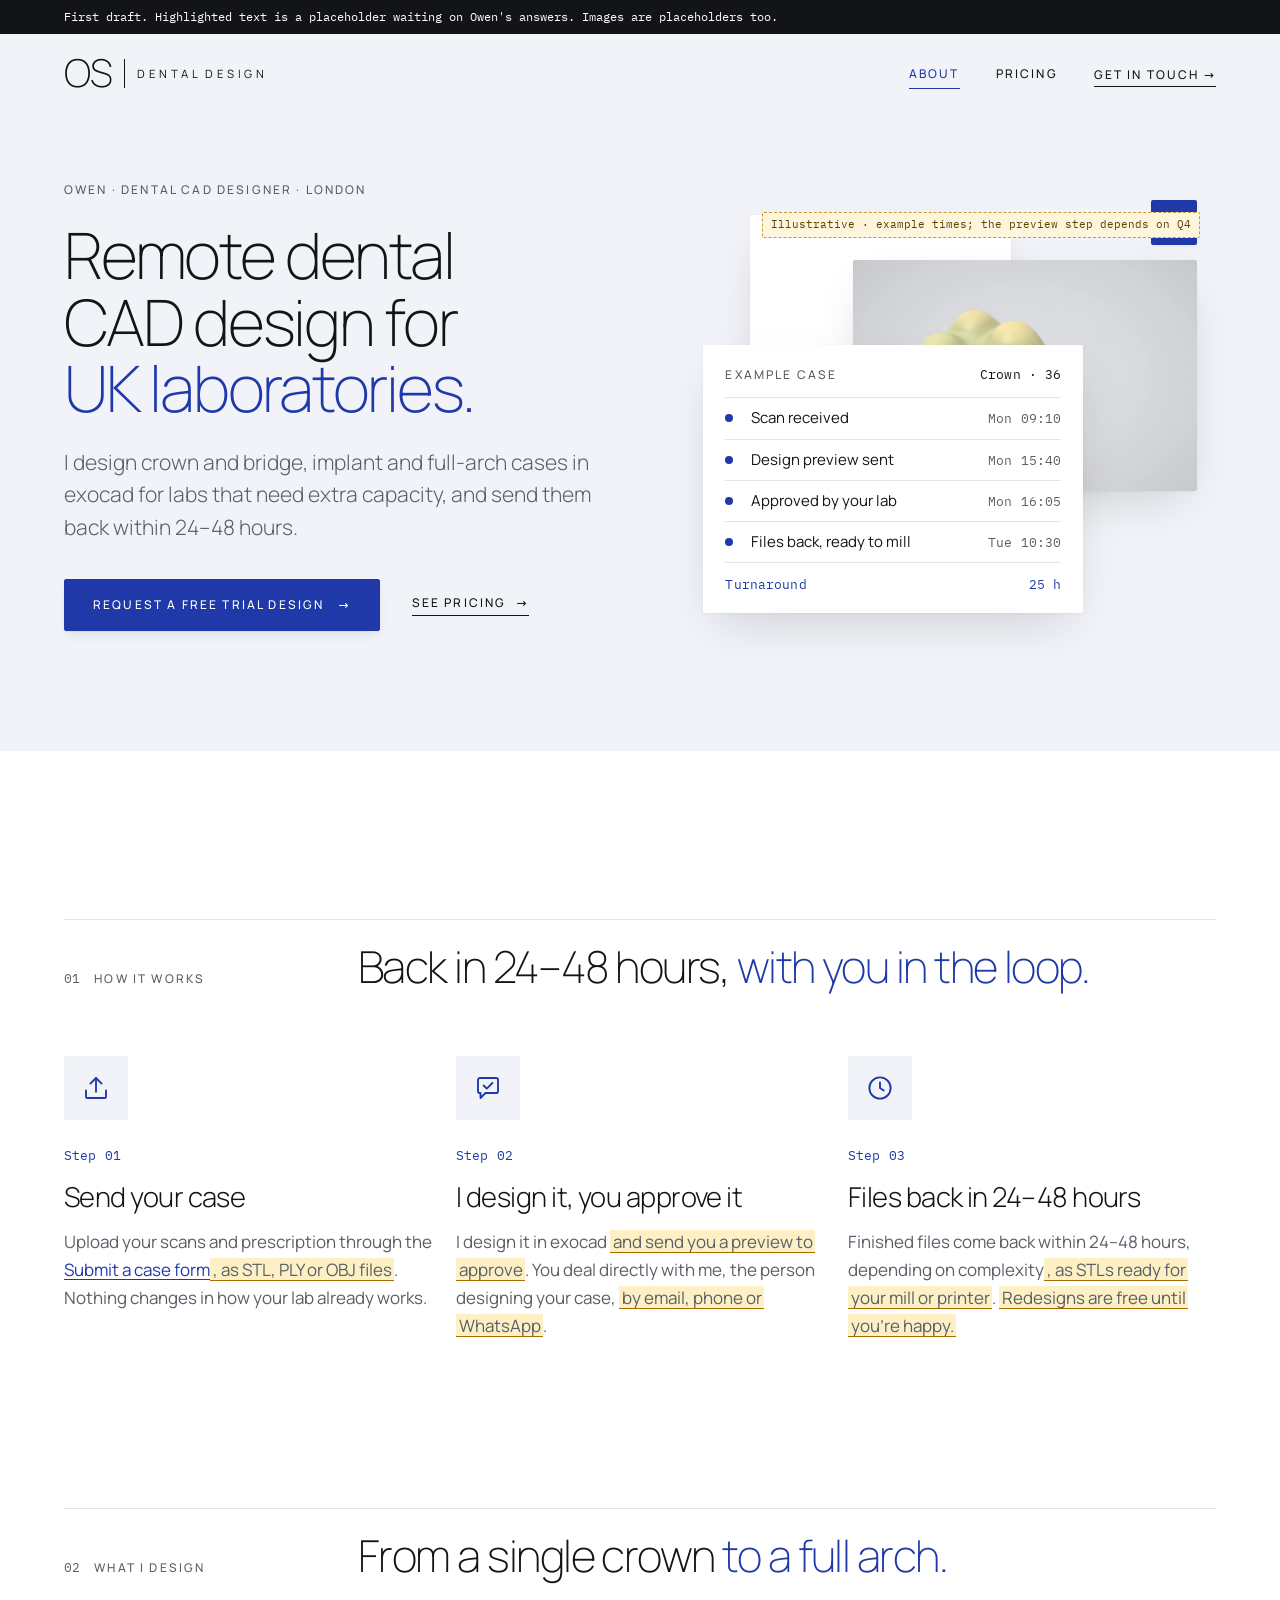
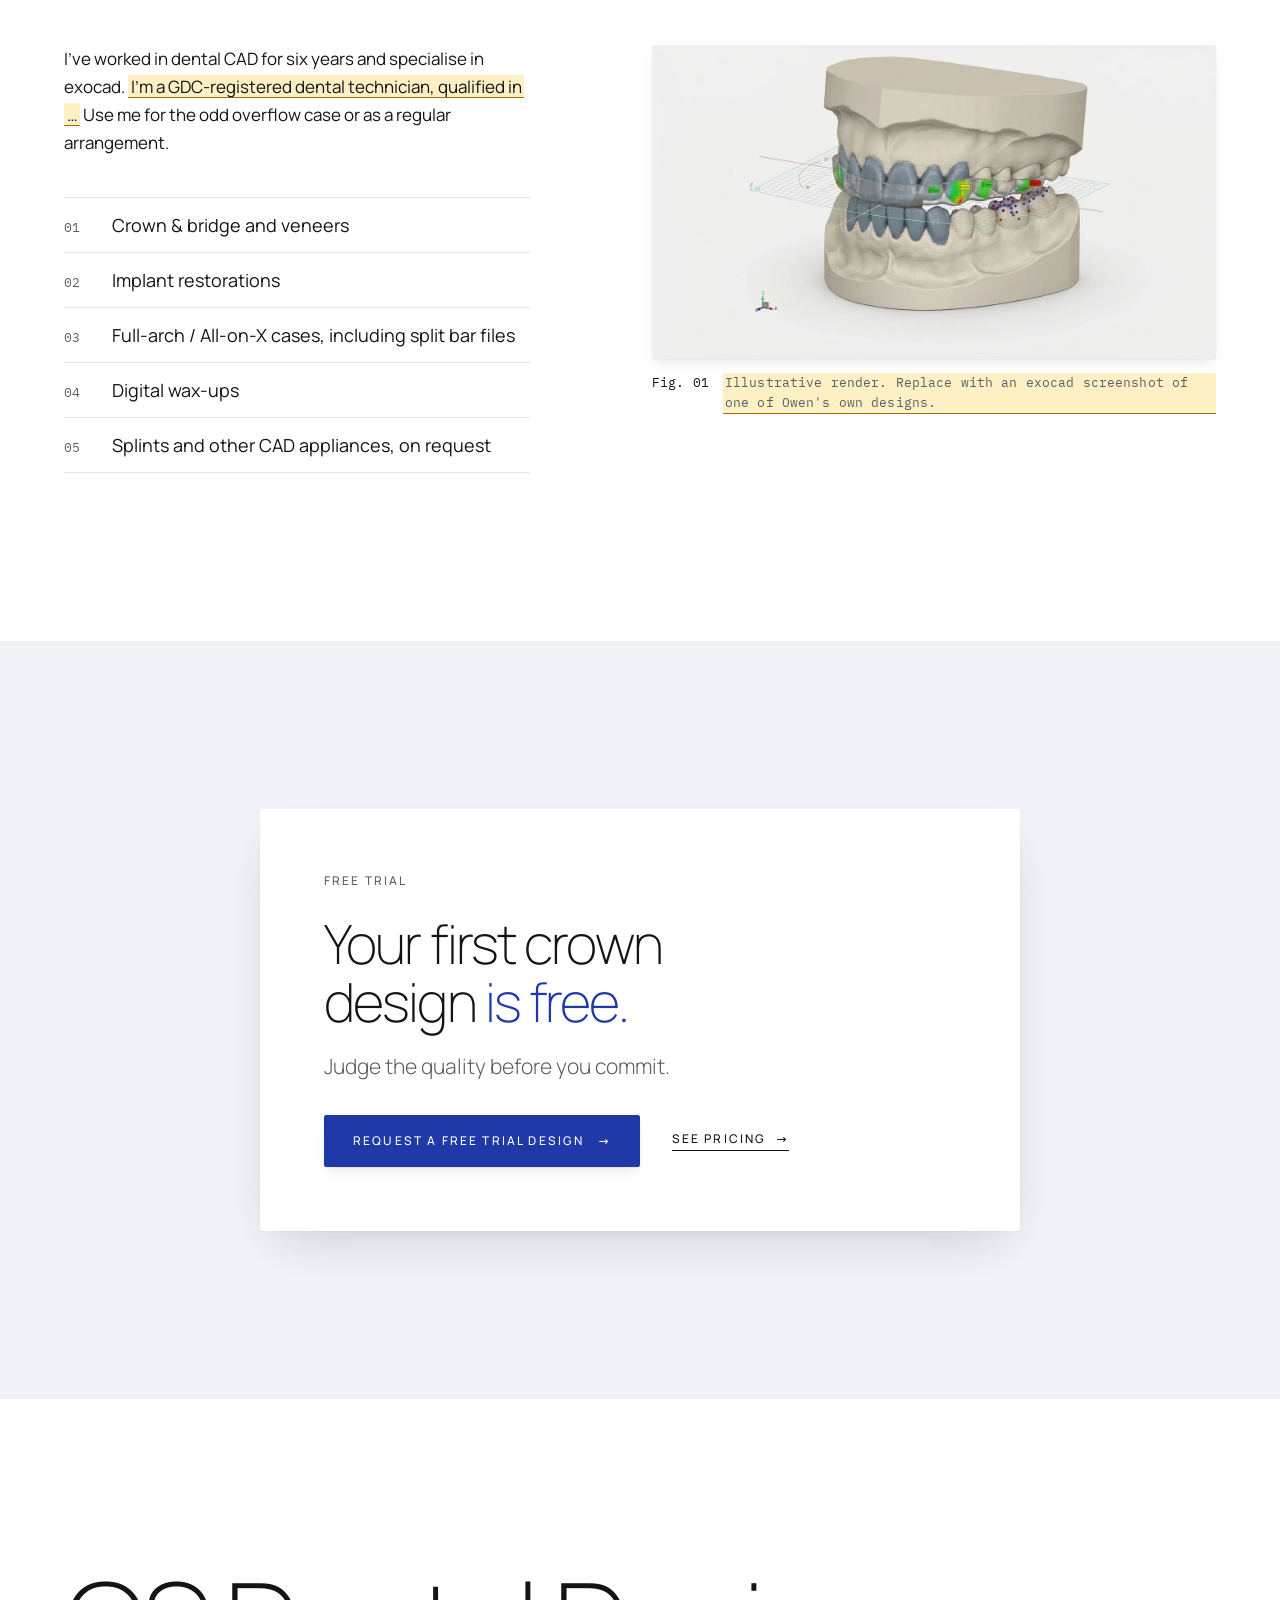
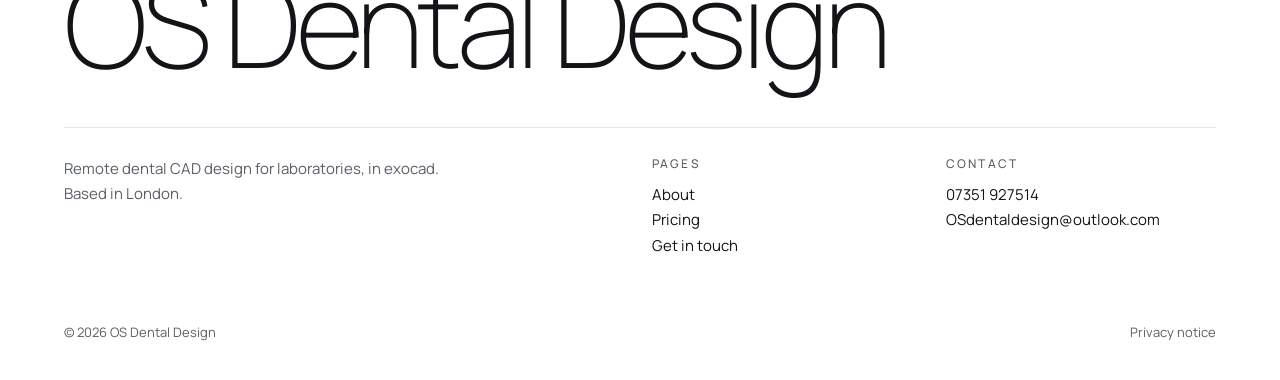
<file: site/index.html>
<!doctype html>
<html lang="en-GB">
<head>
  <meta charset="utf-8">
  <meta name="viewport" content="width=device-width, initial-scale=1">
  <title>OS Dental Design · Remote dental CAD design for laboratories</title>
  <meta name="description" content="Owen designs crown and bridge, implant and full-arch cases in exocad for dental laboratories, and sends them back within 24–48 hours. Based in London.">
  <!-- DRAFT: keeps the draft out of search engines. Remove at launch. -->
  <meta name="robots" content="noindex, nofollow">
  <link rel="icon" href="favicon.svg" type="image/svg+xml">
  <link rel="preload" href="fonts/manrope-latin-variable.woff2" as="font" type="font/woff2" crossorigin>
  <link rel="stylesheet" href="css/styles.css">
  <script>document.documentElement.className += " js";</script>
  <script src="js/site.js" defer></script>
  <!-- Analytics: none yet. Cookieless analytics goes here later (PLAN.md, Phase 4). -->
</head>
<body>
  <a class="skip-link" href="#main">Skip to content</a>

  <!-- DRAFT: remove this banner at launch -->
  <div class="draft-banner">
    <p class="wrap">First draft. Highlighted text is a placeholder waiting on Owen's answers. Images are placeholders too.</p>
  </div>

  <header class="site-header site-header--overlay">
    <div class="wrap site-header__inner">
      <a class="wordmark" href="index.html" aria-label="OS Dental Design, home">
        <span class="wordmark__os" aria-hidden="true">OS</span><span class="wordmark__rule" aria-hidden="true"></span><span class="wordmark__name" aria-hidden="true">Dental Design</span>
      </a>
      <button class="menu-toggle label" type="button" aria-expanded="false" aria-controls="site-nav">Menu</button>
      <nav id="site-nav" class="site-nav" aria-label="Main">
        <ul>
          <li><a class="label" href="index.html" aria-current="page">About</a></li>
          <li><a class="label" href="pricing.html">Pricing</a></li>
          <li><a class="label nav-cta" href="contact.html">Get in touch <span class="arrow" aria-hidden="true">→</span></a></li>
        </ul>
      </nav>
    </div>
  </header>

  <main id="main">

    <!-- 1. What Owen does -->
    <section class="hero" aria-labelledby="hero-title">
      <div class="wrap grid hero__grid">
        <div class="hero__text">
          <p class="label eyebrow">Owen · Dental CAD designer · London</p>
          <h1 id="hero-title" class="display-xl">Remote dental CAD design for <span class="em">UK laboratories.</span></h1>
          <!-- Alternative taglines in the copy doc: "Extra exocad capacity, whenever your lab needs it" or "Reliable CAD design support, back in 24–48 hours". -->
          <p class="lede">I design crown and bridge, implant and full-arch cases in exocad for labs that need extra capacity, and send them back within 24–48 hours.</p>
          <div class="actions">
            <a class="btn" href="contact.html#enquiry">Request a free trial design <span class="arrow" aria-hidden="true">→</span></a>
            <a class="link-arrow label" href="pricing.html">See pricing <span class="arrow" aria-hidden="true">→</span></a>
          </div>
        </div>

        <!-- An example case going through the workflow: shows the quick turnaround and the contact along the way.
             The times are illustrative; the preview and approval steps depend on Q4. -->
        <figure class="hero__visual">
          <div class="relief" style="--ratio: 5 / 4" aria-hidden="true">
            <span class="plane" style="--left: 0%; --top: 4%; --width: 56%; --height: 52%"></span>
            <span class="plane plane--image" style="--left: 22%; --top: 16%; --width: 74%; --height: 62%">
              <!-- PLACEHOLDER IMAGE: see images/README.md, slot 1 -->
              <img src="images/placeholder-design-screen.webp" alt="" width="1600" height="1000" fetchpriority="high">
            </span>
            <span class="plane plane--accent" style="--left: 86%; --top: 0%; --width: 10%; --height: 12%"></span>
            <span class="draft-tag draft-tag--top">Illustrative · example times; the preview step depends on Q4</span>
          </div>
          <div class="case-card">
            <p class="case-card__head"><span class="label">Example case</span><span class="mono">Crown · 36</span></p>
            <ol class="case-card__list">
              <li><span class="case-card__dot" aria-hidden="true"></span><span>Scan received</span><span class="mono">Mon 09:10</span></li>
              <li><span class="case-card__dot" aria-hidden="true"></span><span>Design preview sent</span><span class="mono">Mon 15:40</span></li>
              <li><span class="case-card__dot" aria-hidden="true"></span><span>Approved by your lab</span><span class="mono">Mon 16:05</span></li>
              <li><span class="case-card__dot" aria-hidden="true"></span><span>Files back, ready to mill</span><span class="mono">Tue 10:30</span></li>
            </ol>
            <p class="case-card__foot mono"><span>Turnaround</span><span>25 h</span></p>
          </div>
        </figure>
      </div>
    </section>

    <!-- 2. How the workflow works for the lab: quick turnaround, clear communication -->
    <section class="section" id="how-it-works" aria-labelledby="how-title">
      <div class="wrap">
        <div class="section-head grid">
          <p class="section-head__meta"><span class="mono">01</span><span class="label">How it works</span></p>
          <h2 id="how-title" class="display-m">Back in 24–48 hours, <span class="em">with you in the loop.</span></h2>
        </div>
        <ol class="steps">
          <li class="step">
            <span class="step__icon" aria-hidden="true">
              <svg viewBox="0 0 24 24"><path d="M4 14v5a1 1 0 0 0 1 1h14a1 1 0 0 0 1-1v-5"/><path d="M12 15V4"/><path d="M7.5 8.5 12 4l4.5 4.5"/></svg>
            </span>
            <p class="step__num mono">Step 01</p>
            <h3 class="display-s">Send your case</h3>
            <p class="step__text">Upload your scans and prescription through the <a href="contact.html#case">Submit a case form</a><span class="tbc" title="To confirm with Owen (Q2)">, as STL, PLY or OBJ files</span>. Nothing changes in how your lab already works.</p>
          </li>
          <li class="step">
            <span class="step__icon" aria-hidden="true">
              <svg viewBox="0 0 24 24"><path d="M5.5 4h13A1.5 1.5 0 0 1 20 5.5v9a1.5 1.5 0 0 1-1.5 1.5H10l-4 4v-4h-.5A1.5 1.5 0 0 1 4 14.5v-9A1.5 1.5 0 0 1 5.5 4z"/><path d="m8.5 10 2.5 2.5 4.5-4.5"/></svg>
            </span>
            <p class="step__num mono">Step 02</p>
            <h3 class="display-s">I design it, you approve it</h3>
            <p class="step__text">I design it in exocad <span class="tbc" title="To confirm with Owen (Q4)">and send you a preview to approve</span>. You deal directly with me, the person designing your case, <span class="tbc" title="To confirm with Owen (Q4)">by email, phone or WhatsApp</span>.</p>
          </li>
          <li class="step">
            <span class="step__icon" aria-hidden="true">
              <svg viewBox="0 0 24 24"><circle cx="12" cy="12" r="8.5"/><path d="M12 7.5V12l3 2"/></svg>
            </span>
            <p class="step__num mono">Step 03</p>
            <h3 class="display-s">Files back in 24–48 hours</h3>
            <p class="step__text">Finished files come back within 24–48 hours, depending on complexity<span class="tbc" title="To confirm with Owen (Q2)">, as STLs ready for your mill or printer</span>. <span class="tbc" title="To confirm with Owen (Q5)">Redesigns are free until you're happy.</span></p>
          </li>
        </ol>
      </div>
    </section>

    <!-- 3. What I design, and who's doing it -->
    <section class="section" id="what-i-design" aria-labelledby="design-title">
      <div class="wrap">
        <div class="section-head grid">
          <p class="section-head__meta"><span class="mono">02</span><span class="label">What I design</span></p>
          <h2 id="design-title" class="display-m">From a single crown <span class="em">to a full arch.</span></h2>
        </div>
        <div class="split grid">
          <div class="split__text">
            <div class="prose">
              <p>I've worked in dental CAD for six years and specialise in exocad. <span class="tbc" title="To confirm with Owen (Q4)">I'm a GDC-registered dental technician, qualified in …</span> Use me for the odd overflow case or as a regular arrangement.</p>
            </div>
            <ol class="services-list">
              <li><span class="mono">01</span><span>Crown &amp; bridge and veneers</span></li>
              <li><span class="mono">02</span><span>Implant restorations</span></li>
              <li><span class="mono">03</span><span>Full-arch / All-on-X cases, including split bar files</span></li>
              <li><span class="mono">04</span><span>Digital wax-ups</span></li>
              <li><span class="mono">05</span><span>Splints and other CAD appliances, on request</span></li>
            </ol>
          </div>
          <!-- Illustrative render for now (Q7). Replace with an exocad screenshot of one of Owen's own designs. -->
          <figure class="split__figure">
            <img class="photo" src="images/illustrative-splint-design.webp" alt="A digital occlusal splint design on upper and lower models, with a colour map of its thickness" width="1376" height="768" loading="lazy">
            <figcaption class="figcaption mono"><span>Fig. 01</span><span class="tbc" title="Image to source (Q7)">Illustrative render. Replace with an exocad screenshot of one of Owen's own designs.</span></figcaption>
          </figure>
        </div>
      </div>
    </section>

    <!-- The bold moment: raised panel on the tinted band -->
    <section class="section section--alt" aria-labelledby="trial-title">
      <div class="wrap grid">
        <div class="panel">
          <p class="label eyebrow">Free trial</p>
          <h2 id="trial-title" class="display-l">Your first crown design <span class="em">is free.</span></h2>
          <p class="lede">Judge the quality before you commit.</p>
          <div class="actions">
            <a class="btn" href="contact.html#enquiry">Request a free trial design <span class="arrow" aria-hidden="true">→</span></a>
            <a class="link-arrow label" href="pricing.html">See pricing <span class="arrow" aria-hidden="true">→</span></a>
          </div>
        </div>
      </div>
    </section>

  </main>

  <footer class="site-footer">
    <div class="wrap">
      <p class="site-footer__mast" aria-hidden="true">OS Dental Design</p>
      <div class="site-footer__cols grid">
        <p class="site-footer__about">Remote dental CAD design for laboratories, in exocad. Based in London.</p>
        <nav class="site-footer__col" aria-label="Footer">
          <span class="label">Pages</span>
          <ul>
            <li><a href="index.html">About</a></li>
            <li><a href="pricing.html">Pricing</a></li>
            <li><a href="contact.html">Get in touch</a></li>
          </ul>
        </nav>
        <div class="site-footer__col">
          <span class="label">Contact</span>
          <ul class="contact-list">
            <li><a href="tel:+447351927514">07351 927514</a></li>
            <li><a href="mailto:OSdentaldesign@outlook.com">OSdentaldesign@outlook.com</a></li>
          </ul>
        </div>
      </div>
      <div class="site-footer__legal">
        <span>© 2026 OS Dental Design</span>
        <a href="privacy.html">Privacy notice</a>
      </div>
    </div>
  </footer>
</body>
</html>
</file>
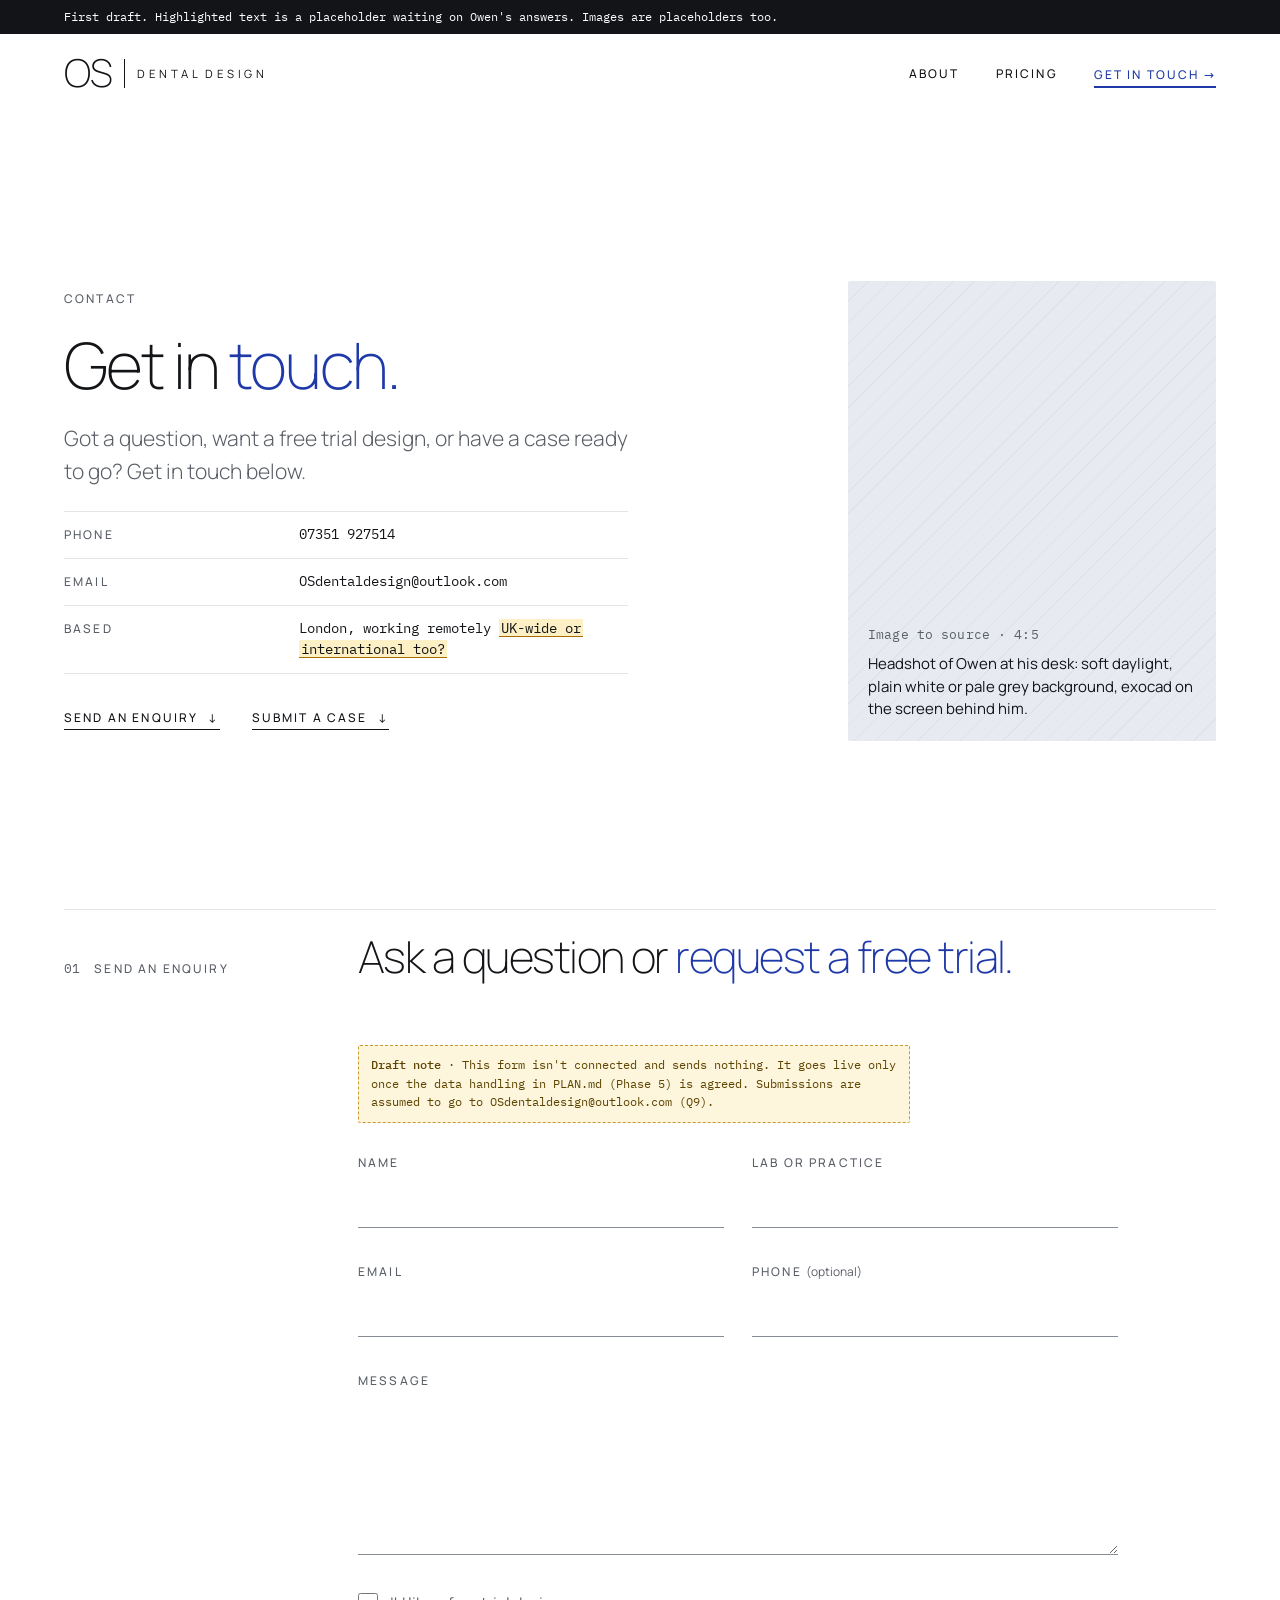
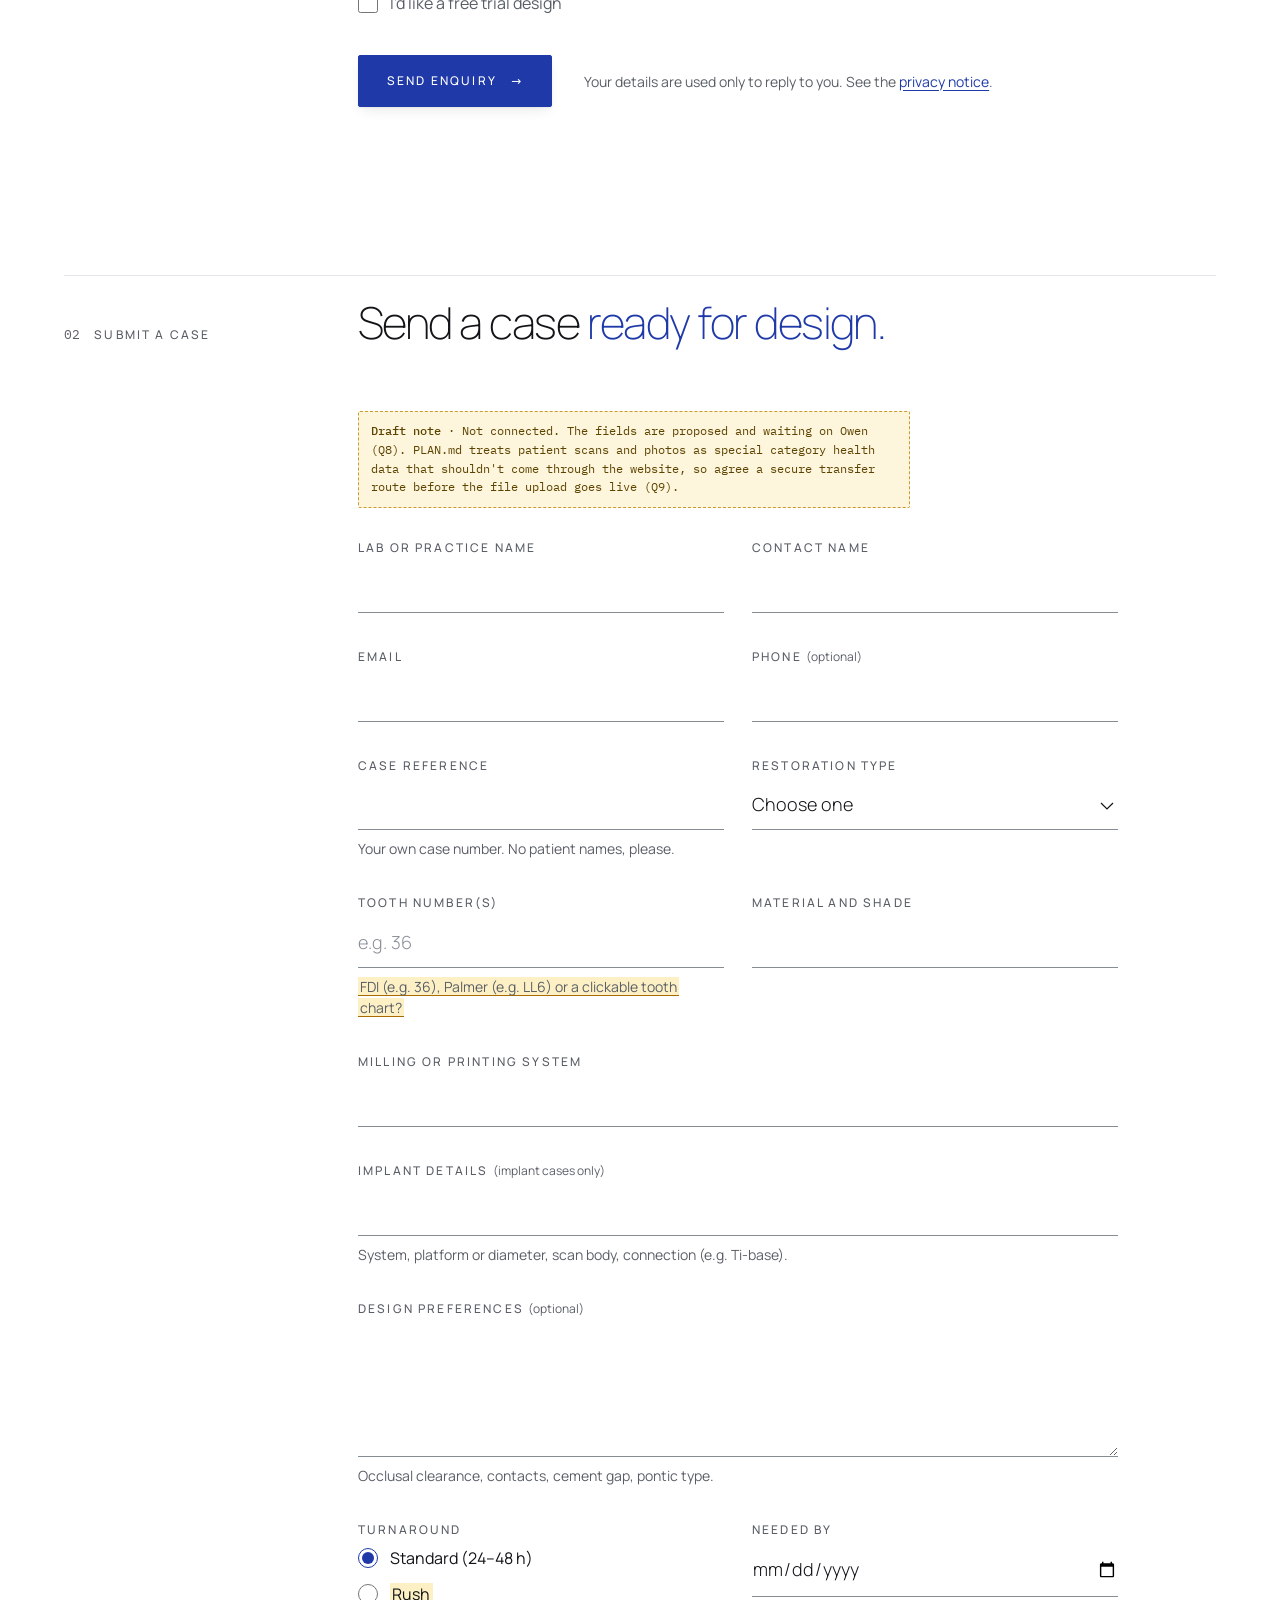
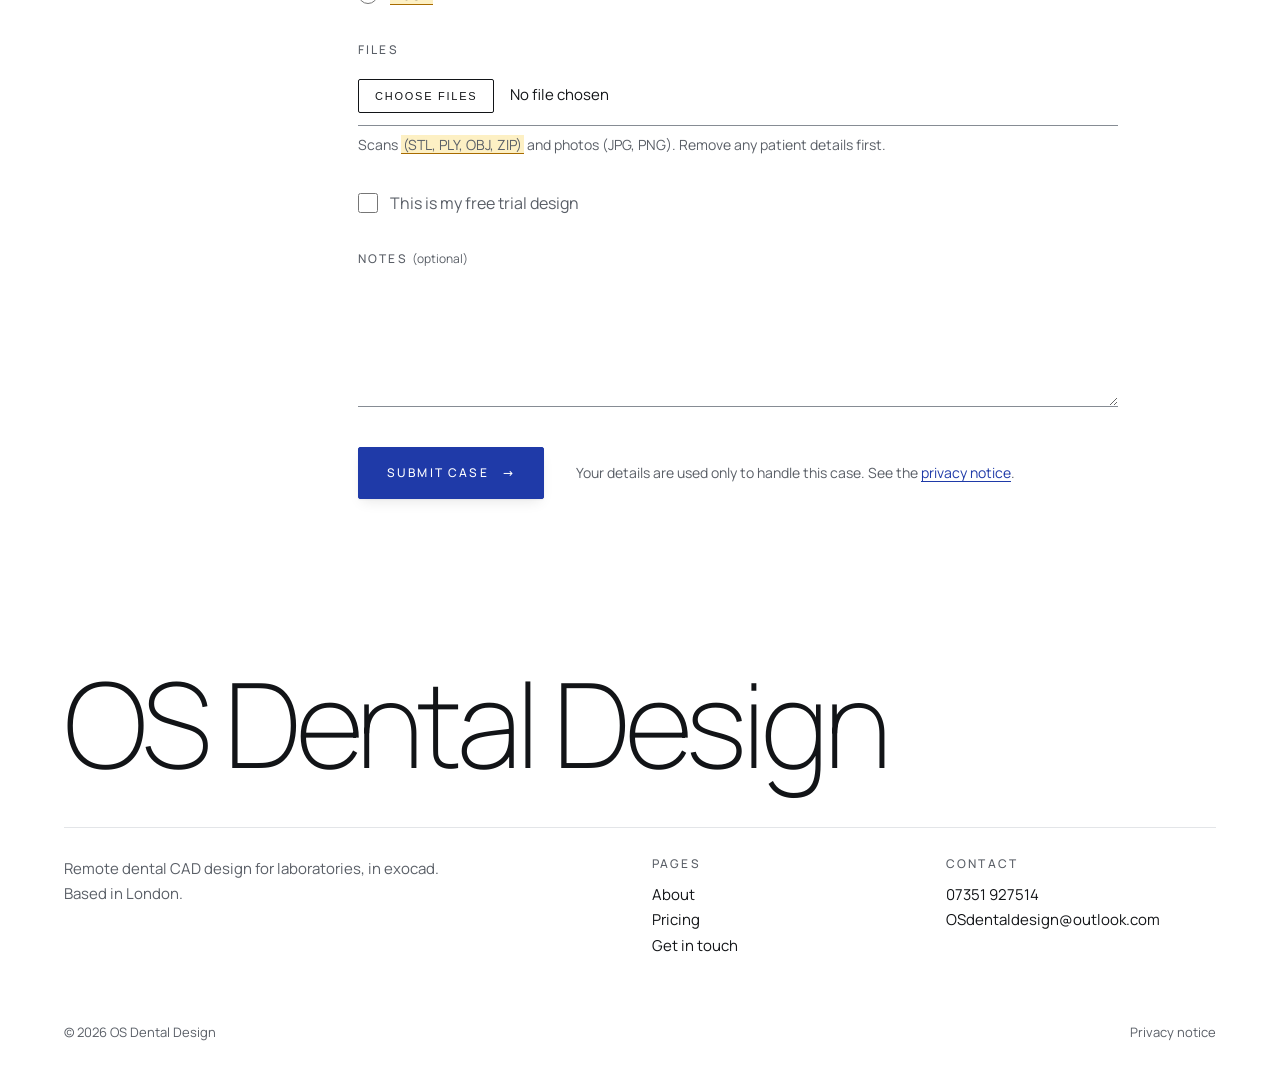
<file: site/contact.html>
<!doctype html>
<html lang="en-GB">
<head>
  <meta charset="utf-8">
  <meta name="viewport" content="width=device-width, initial-scale=1">
  <title>Get in touch · OS Dental Design</title>
  <meta name="description" content="Ask a question, request a free trial design or submit a case. OS Dental Design, remote exocad design for dental laboratories, based in London.">
  <!-- DRAFT: keeps the draft out of search engines. Remove at launch. -->
  <meta name="robots" content="noindex, nofollow">
  <link rel="icon" href="favicon.svg" type="image/svg+xml">
  <link rel="preload" href="fonts/manrope-latin-variable.woff2" as="font" type="font/woff2" crossorigin>
  <link rel="stylesheet" href="css/styles.css">
  <script>document.documentElement.className += " js";</script>
  <script src="js/site.js" defer></script>
  <!-- Analytics: none yet. Cookieless analytics goes here later (PLAN.md, Phase 4). -->
</head>
<body>
  <a class="skip-link" href="#main">Skip to content</a>

  <!-- DRAFT: remove this banner at launch -->
  <div class="draft-banner">
    <p class="wrap">First draft. Highlighted text is a placeholder waiting on Owen's answers. Images are placeholders too.</p>
  </div>

  <header class="site-header">
    <div class="wrap site-header__inner">
      <a class="wordmark" href="index.html" aria-label="OS Dental Design, home">
        <span class="wordmark__os" aria-hidden="true">OS</span><span class="wordmark__rule" aria-hidden="true"></span><span class="wordmark__name" aria-hidden="true">Dental Design</span>
      </a>
      <button class="menu-toggle label" type="button" aria-expanded="false" aria-controls="site-nav">Menu</button>
      <nav id="site-nav" class="site-nav" aria-label="Main">
        <ul>
          <li><a class="label" href="index.html">About</a></li>
          <li><a class="label" href="pricing.html">Pricing</a></li>
          <li><a class="label nav-cta" href="contact.html" aria-current="page">Get in touch <span class="arrow" aria-hidden="true">→</span></a></li>
        </ul>
      </nav>
    </div>
  </header>

  <main id="main">

    <!-- Page head: intro and contact details -->
    <section class="section page-head" aria-labelledby="page-title">
      <div class="wrap grid page-head__grid">
        <div class="page-head__text">
          <p class="label eyebrow">Contact</p>
          <h1 id="page-title" class="display-xl">Get in <span class="em">touch.</span></h1>
          <p class="lede">Got a question, want a free trial design, or have a case ready to go? Get in touch below.</p>
          <dl class="spec contact-list">
            <div><dt class="label">Phone</dt><dd><a href="tel:+447351927514">07351 927514</a></dd></div>
            <div><dt class="label">Email</dt><dd><a href="mailto:OSdentaldesign@outlook.com">OSdentaldesign@outlook.com</a></dd></div>
            <div><dt class="label">Based</dt><dd>London, working remotely <span class="tbc" title="To confirm with Owen (Q1)">UK-wide or international too?</span></dd></div>
          </dl>
          <div class="actions">
            <a class="link-arrow label" href="#enquiry">Send an enquiry <span class="arrow" aria-hidden="true">↓</span></a>
            <a class="link-arrow label" href="#case">Submit a case <span class="arrow" aria-hidden="true">↓</span></a>
          </div>
        </div>
        <figure class="page-head__figure page-head__figure--portrait">
          <!-- IMAGE TO SOURCE: see images/README.md, slot 3 -->
          <div class="slot" style="--ratio: 4 / 5">
            <span class="slot__tag mono">Image to source · 4:5</span>
            <span class="slot__desc">Headshot of Owen at his desk: soft daylight, plain white or pale grey background, exocad on the screen behind him.</span>
          </div>
        </figure>
      </div>
    </section>

    <!-- Option 1: Send an enquiry -->
    <section class="section" id="enquiry" aria-labelledby="enquiry-title">
      <div class="wrap">
        <div class="section-head grid">
          <p class="section-head__meta"><span class="mono">01</span><span class="label">Send an enquiry</span></p>
          <h2 id="enquiry-title" class="display-m">Ask a question or <span class="em">request a free trial.</span></h2>
        </div>
        <div class="grid">
          <div class="form-area">
            <p class="draft-note"><strong>Draft note</strong> · This form isn't connected and sends nothing. It goes live only once the data handling in PLAN.md (Phase 5) is agreed. Submissions are assumed to go to OSdentaldesign@outlook.com (Q9).</p>

            <form class="form" id="enquiry-form" data-form="enquiry" action="#" method="post">
              <div class="form__grid">
                <div class="field">
                  <label class="label" for="enq-name">Name</label>
                  <input class="input" id="enq-name" name="name" type="text" autocomplete="name" required>
                </div>
                <div class="field">
                  <label class="label" for="enq-org">Lab or practice</label>
                  <input class="input" id="enq-org" name="organisation" type="text" autocomplete="organization" required>
                </div>
                <div class="field">
                  <label class="label" for="enq-email">Email</label>
                  <input class="input" id="enq-email" name="email" type="email" autocomplete="email" required>
                </div>
                <div class="field">
                  <label class="label" for="enq-phone">Phone <span class="optional">(optional)</span></label>
                  <input class="input" id="enq-phone" name="phone" type="tel" autocomplete="tel">
                </div>
                <div class="field field--full">
                  <label class="label" for="enq-message">Message</label>
                  <textarea class="input" id="enq-message" name="message" rows="5" required></textarea>
                </div>
                <div class="field field--full">
                  <label class="check" for="enq-trial">
                    <input id="enq-trial" name="free_trial" type="checkbox" value="yes">
                    <span>I'd like a free trial design</span>
                  </label>
                </div>
              </div>

              <div class="form__foot">
                <button class="btn" type="submit">Send enquiry <span class="arrow" aria-hidden="true">→</span></button>
                <p class="form__privacy">Your details are used only to reply to you. See the <a href="privacy.html">privacy notice</a>.</p>
              </div>

              <p class="form__status" role="status" tabindex="-1" hidden>This form isn't connected yet, so nothing has been sent. Please email <a href="mailto:OSdentaldesign@outlook.com">OSdentaldesign@outlook.com</a> or call <a href="tel:+447351927514">07351 927514</a>.</p>
            </form>
          </div>
        </div>
      </div>
    </section>

    <!-- Option 2: Submit a case -->
    <!-- Note from the copy doc: every field below, and which are required, is proposed and waiting on Owen (Q8). -->
    <section class="section" id="case" aria-labelledby="case-title">
      <div class="wrap">
        <div class="section-head grid">
          <p class="section-head__meta"><span class="mono">02</span><span class="label">Submit a case</span></p>
          <h2 id="case-title" class="display-m">Send a case <span class="em">ready for design.</span></h2>
        </div>
        <div class="grid">
          <div class="form-area">
            <p class="draft-note"><strong>Draft note</strong> · Not connected. The fields are proposed and waiting on Owen (Q8). PLAN.md treats patient scans and photos as special category health data that shouldn't come through the website, so agree a secure transfer route before the file upload goes live (Q9).</p>

            <form class="form" id="case-form" data-form="case" action="#" method="post" enctype="multipart/form-data">
              <div class="form__grid">
                <div class="field">
                  <label class="label" for="case-org">Lab or practice name</label>
                  <input class="input" id="case-org" name="organisation" type="text" autocomplete="organization" required>
                </div>
                <div class="field">
                  <label class="label" for="case-name">Contact name</label>
                  <input class="input" id="case-name" name="name" type="text" autocomplete="name" required>
                </div>
                <div class="field">
                  <label class="label" for="case-email">Email</label>
                  <input class="input" id="case-email" name="email" type="email" autocomplete="email" required>
                </div>
                <div class="field">
                  <label class="label" for="case-phone">Phone <span class="optional">(optional)</span></label>
                  <input class="input" id="case-phone" name="phone" type="tel" autocomplete="tel">
                </div>

                <div class="field">
                  <label class="label" for="case-ref">Case reference</label>
                  <input class="input" id="case-ref" name="case_reference" type="text" required aria-describedby="case-ref-hint">
                  <p class="hint" id="case-ref-hint">Your own case number. No patient names, please.</p>
                </div>
                <div class="field">
                  <label class="label" for="case-type">Restoration type</label>
                  <select class="input" id="case-type" name="restoration_type" required>
                    <option value="">Choose one</option>
                    <option>Crown &amp; bridge</option>
                    <option>Veneer</option>
                    <option>Implant restoration</option>
                    <option>Full-arch / All-on-X</option>
                    <option>Digital wax-up</option>
                    <option>Splint</option>
                    <option>Other</option>
                  </select>
                </div>
                <div class="field">
                  <label class="label" for="case-teeth">Tooth number(s)</label>
                  <input class="input" id="case-teeth" name="teeth" type="text" placeholder="e.g. 36" required aria-describedby="case-teeth-hint">
                  <p class="hint" id="case-teeth-hint"><span class="tbc" title="To confirm with Owen (Q9)">FDI (e.g. 36), Palmer (e.g. LL6) or a clickable tooth chart?</span></p>
                </div>
                <div class="field">
                  <label class="label" for="case-material">Material and shade</label>
                  <input class="input" id="case-material" name="material_shade" type="text" required>
                </div>
                <div class="field field--full">
                  <label class="label" for="case-system">Milling or printing system</label>
                  <input class="input" id="case-system" name="production_system" type="text" required>
                </div>
                <div class="field field--full">
                  <label class="label" for="case-implant">Implant details <span class="optional">(implant cases only)</span></label>
                  <input class="input" id="case-implant" name="implant_details" type="text" aria-describedby="case-implant-hint">
                  <p class="hint" id="case-implant-hint">System, platform or diameter, scan body, connection (e.g. Ti-base).</p>
                </div>
                <div class="field field--full">
                  <label class="label" for="case-prefs">Design preferences <span class="optional">(optional)</span></label>
                  <textarea class="input" id="case-prefs" name="design_preferences" rows="3" aria-describedby="case-prefs-hint"></textarea>
                  <p class="hint" id="case-prefs-hint">Occlusal clearance, contacts, cement gap, pontic type.</p>
                </div>

                <fieldset class="fieldset">
                  <legend class="label">Turnaround</legend>
                  <label class="check" for="case-standard">
                    <input id="case-standard" name="turnaround" type="radio" value="standard" required checked>
                    <span>Standard (24–48 h)</span>
                  </label>
                  <label class="check" for="case-rush">
                    <input id="case-rush" name="turnaround" type="radio" value="rush">
                    <span><span class="tbc" title="To confirm with Owen (Q6)">Rush</span></span>
                  </label>
                </fieldset>
                <div class="field">
                  <label class="label" for="case-date">Needed by</label>
                  <input class="input" id="case-date" name="needed_by" type="date" required>
                </div>

                <div class="field field--full">
                  <label class="label" for="case-files">Files</label>
                  <input class="input" id="case-files" name="files" type="file" multiple accept=".stl,.ply,.obj,.zip,.jpg,.jpeg,.png" required aria-describedby="case-files-hint">
                  <p class="hint" id="case-files-hint">Scans <span class="tbc" title="To confirm with Owen (Q9)">(STL, PLY, OBJ, ZIP)</span> and photos (JPG, PNG). Remove any patient details first.</p>
                </div>
                <div class="field field--full">
                  <label class="check" for="case-trial">
                    <input id="case-trial" name="free_trial" type="checkbox" value="yes">
                    <span>This is my free trial design</span>
                  </label>
                </div>
                <div class="field field--full">
                  <label class="label" for="case-notes">Notes <span class="optional">(optional)</span></label>
                  <textarea class="input" id="case-notes" name="notes" rows="4"></textarea>
                </div>
              </div>

              <div class="form__foot">
                <button class="btn" type="submit">Submit case <span class="arrow" aria-hidden="true">→</span></button>
                <p class="form__privacy">Your details are used only to handle this case. See the <a href="privacy.html">privacy notice</a>.</p>
              </div>

              <p class="form__status" role="status" tabindex="-1" hidden>This form isn't connected yet, so nothing has been sent. Please email <a href="mailto:OSdentaldesign@outlook.com">OSdentaldesign@outlook.com</a> or call <a href="tel:+447351927514">07351 927514</a>.</p>
            </form>
          </div>
        </div>
      </div>
    </section>

  </main>

  <footer class="site-footer">
    <div class="wrap">
      <p class="site-footer__mast" aria-hidden="true">OS Dental Design</p>
      <div class="site-footer__cols grid">
        <p class="site-footer__about">Remote dental CAD design for laboratories, in exocad. Based in London.</p>
        <nav class="site-footer__col" aria-label="Footer">
          <span class="label">Pages</span>
          <ul>
            <li><a href="index.html">About</a></li>
            <li><a href="pricing.html">Pricing</a></li>
            <li><a href="contact.html">Get in touch</a></li>
          </ul>
        </nav>
        <div class="site-footer__col">
          <span class="label">Contact</span>
          <ul class="contact-list">
            <li><a href="tel:+447351927514">07351 927514</a></li>
            <li><a href="mailto:OSdentaldesign@outlook.com">OSdentaldesign@outlook.com</a></li>
          </ul>
        </div>
      </div>
      <div class="site-footer__legal">
        <span>© 2026 OS Dental Design</span>
        <a href="privacy.html">Privacy notice</a>
      </div>
    </div>
  </footer>
</body>
</html>
</file>
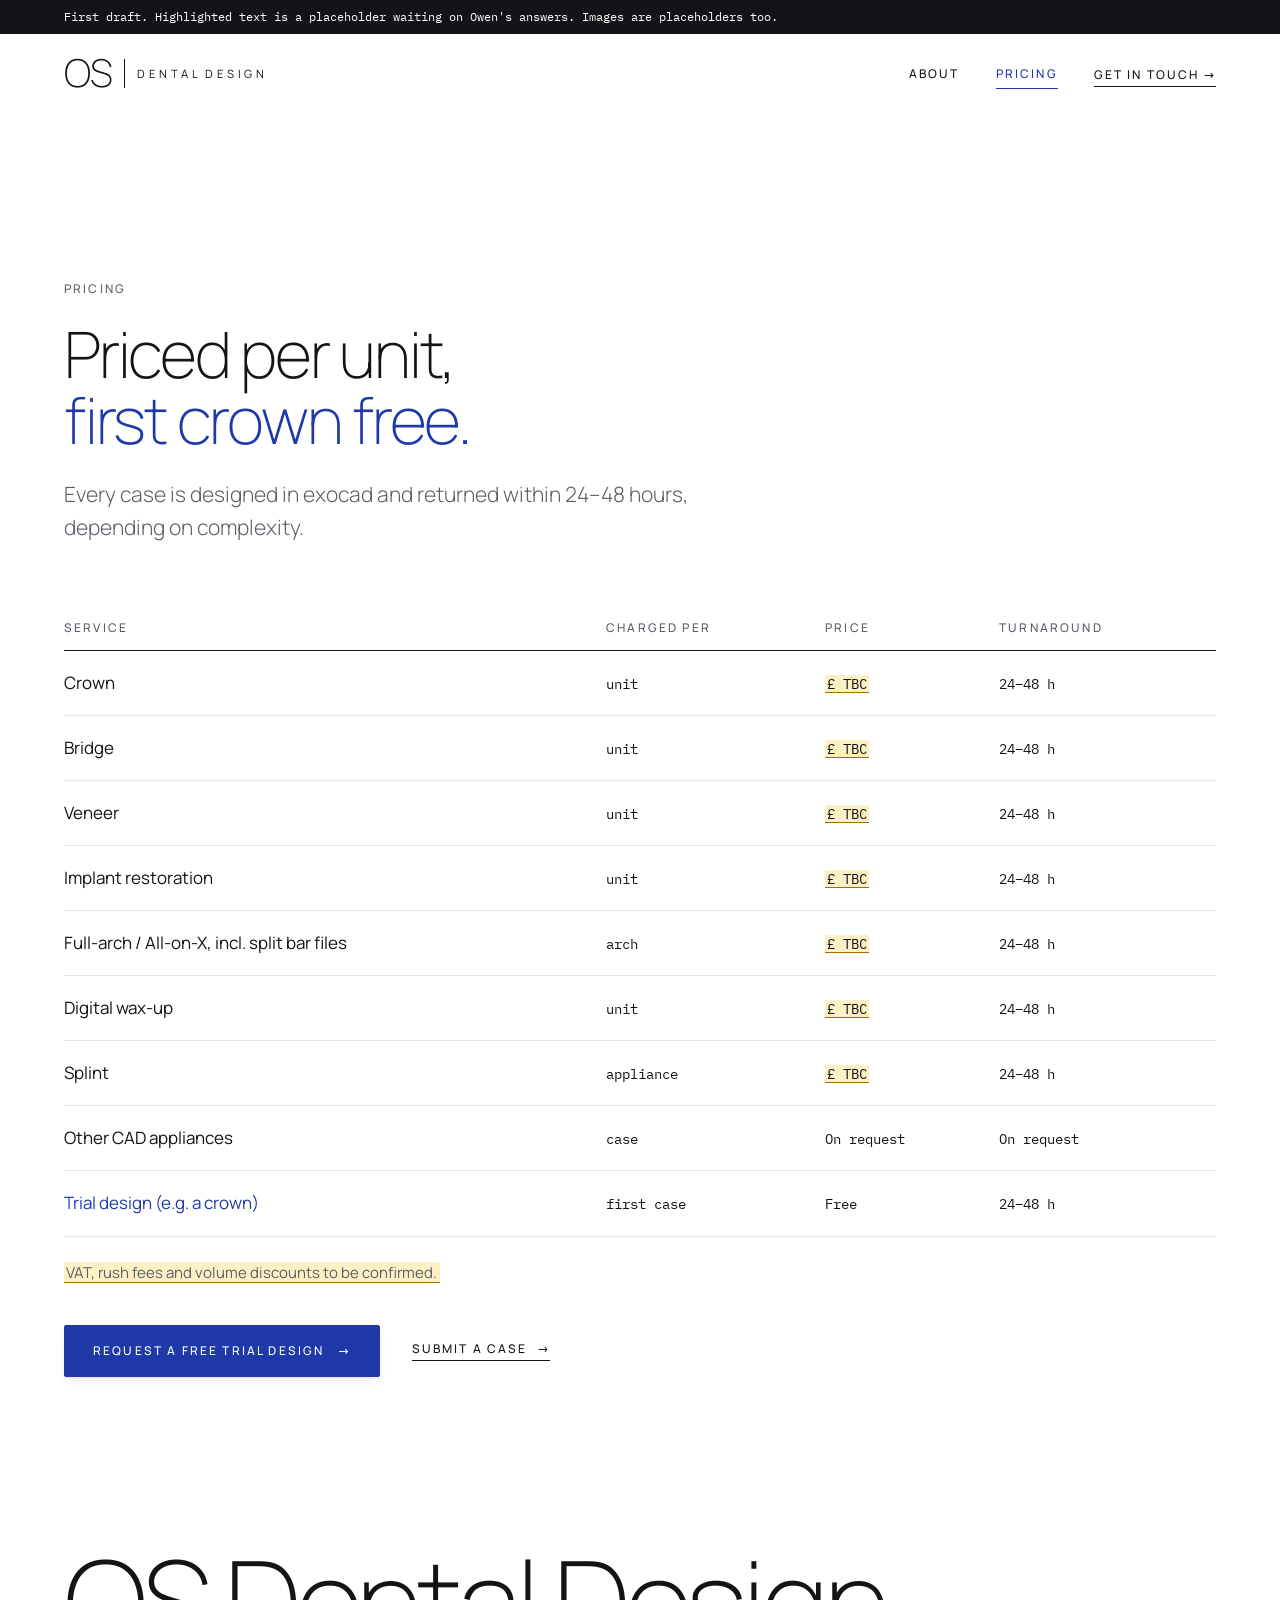
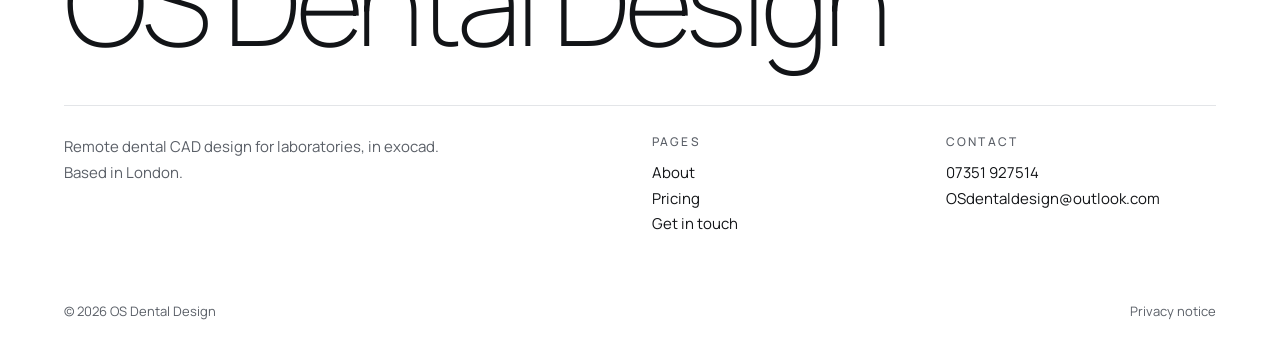
<file: site/pricing.html>
<!doctype html>
<html lang="en-GB">
<head>
  <meta charset="utf-8">
  <meta name="viewport" content="width=device-width, initial-scale=1">
  <title>Pricing · OS Dental Design</title>
  <meta name="description" content="Prices for exocad design: crowns, bridges, veneers, implant restorations, full-arch and All-on-X, digital wax-ups and splints. Your first crown design is free.">
  <!-- DRAFT: keeps the draft out of search engines. Remove at launch. -->
  <meta name="robots" content="noindex, nofollow">
  <link rel="icon" href="favicon.svg" type="image/svg+xml">
  <link rel="preload" href="fonts/manrope-latin-variable.woff2" as="font" type="font/woff2" crossorigin>
  <link rel="stylesheet" href="css/styles.css">
  <script>document.documentElement.className += " js";</script>
  <script src="js/site.js" defer></script>
  <!-- Analytics: none yet. Cookieless analytics goes here later (PLAN.md, Phase 4). -->
</head>
<body>
  <a class="skip-link" href="#main">Skip to content</a>

  <!-- DRAFT: remove this banner at launch -->
  <div class="draft-banner">
    <p class="wrap">First draft. Highlighted text is a placeholder waiting on Owen's answers. Images are placeholders too.</p>
  </div>

  <header class="site-header">
    <div class="wrap site-header__inner">
      <a class="wordmark" href="index.html" aria-label="OS Dental Design, home">
        <span class="wordmark__os" aria-hidden="true">OS</span><span class="wordmark__rule" aria-hidden="true"></span><span class="wordmark__name" aria-hidden="true">Dental Design</span>
      </a>
      <button class="menu-toggle label" type="button" aria-expanded="false" aria-controls="site-nav">Menu</button>
      <nav id="site-nav" class="site-nav" aria-label="Main">
        <ul>
          <li><a class="label" href="index.html">About</a></li>
          <li><a class="label" href="pricing.html" aria-current="page">Pricing</a></li>
          <li><a class="label nav-cta" href="contact.html">Get in touch <span class="arrow" aria-hidden="true">→</span></a></li>
        </ul>
      </nav>
    </div>
  </header>

  <main id="main">

    <!-- Note from the copy doc: rows follow the services in Owen's email. Units, prices, VAT wording, rush fees and any volume discounts are placeholders until he sends his price list (Q6). -->
    <section class="section page-head" aria-labelledby="page-title">
      <div class="wrap">
        <div class="grid page-head__grid">
          <div class="page-head__text page-head__text--wide">
            <p class="label eyebrow">Pricing</p>
            <h1 id="page-title" class="display-xl">Priced per unit, <span class="em">first crown free.</span></h1>
            <p class="lede">Every case is designed in exocad and returned within 24–48 hours, depending on complexity.</p>
          </div>
        </div>

        <div class="price-block">
          <table class="price-table">
            <caption class="visually-hidden">Price list for CAD design services</caption>
            <thead>
              <tr>
                <th scope="col">Service</th>
                <th scope="col">Charged per</th>
                <th scope="col">Price</th>
                <th scope="col">Turnaround</th>
              </tr>
            </thead>
            <tbody>
              <tr>
                <td>Crown</td>
                <td data-label="Per">unit</td>
                <td data-label="Price"><span class="tbc" title="Price to confirm (Q6)">£ TBC</span></td>
                <td data-label="Turnaround">24–48 h</td>
              </tr>
              <tr>
                <td>Bridge</td>
                <td data-label="Per">unit</td>
                <td data-label="Price"><span class="tbc" title="Price to confirm (Q6)">£ TBC</span></td>
                <td data-label="Turnaround">24–48 h</td>
              </tr>
              <tr>
                <td>Veneer</td>
                <td data-label="Per">unit</td>
                <td data-label="Price"><span class="tbc" title="Price to confirm (Q6)">£ TBC</span></td>
                <td data-label="Turnaround">24–48 h</td>
              </tr>
              <tr>
                <td>Implant restoration</td>
                <td data-label="Per">unit</td>
                <td data-label="Price"><span class="tbc" title="Price to confirm (Q6)">£ TBC</span></td>
                <td data-label="Turnaround">24–48 h</td>
              </tr>
              <tr>
                <td>Full-arch / All-on-X, incl. split bar files</td>
                <td data-label="Per">arch</td>
                <td data-label="Price"><span class="tbc" title="Price to confirm (Q6)">£ TBC</span></td>
                <td data-label="Turnaround">24–48 h</td>
              </tr>
              <tr>
                <td>Digital wax-up</td>
                <td data-label="Per">unit</td>
                <td data-label="Price"><span class="tbc" title="Price to confirm (Q6)">£ TBC</span></td>
                <td data-label="Turnaround">24–48 h</td>
              </tr>
              <tr>
                <td>Splint</td>
                <td data-label="Per">appliance</td>
                <td data-label="Price"><span class="tbc" title="Price to confirm (Q6)">£ TBC</span></td>
                <td data-label="Turnaround">24–48 h</td>
              </tr>
              <tr>
                <td>Other CAD appliances</td>
                <td data-label="Per">case</td>
                <td data-label="Price">On request</td>
                <td data-label="Turnaround">On request</td>
              </tr>
              <tr class="is-trial">
                <td>Trial design (e.g. a crown)</td>
                <td data-label="Per">first case</td>
                <td data-label="Price">Free</td>
                <td data-label="Turnaround">24–48 h</td>
              </tr>
            </tbody>
          </table>
          <p class="price-notes"><span class="tbc" title="To confirm with Owen (Q6)">VAT, rush fees and volume discounts to be confirmed.</span></p>
          <div class="actions">
            <a class="btn" href="contact.html#enquiry">Request a free trial design <span class="arrow" aria-hidden="true">→</span></a>
            <a class="link-arrow label" href="contact.html#case">Submit a case <span class="arrow" aria-hidden="true">→</span></a>
          </div>
        </div>
      </div>
    </section>

  </main>

  <footer class="site-footer">
    <div class="wrap">
      <p class="site-footer__mast" aria-hidden="true">OS Dental Design</p>
      <div class="site-footer__cols grid">
        <p class="site-footer__about">Remote dental CAD design for laboratories, in exocad. Based in London.</p>
        <nav class="site-footer__col" aria-label="Footer">
          <span class="label">Pages</span>
          <ul>
            <li><a href="index.html">About</a></li>
            <li><a href="pricing.html">Pricing</a></li>
            <li><a href="contact.html">Get in touch</a></li>
          </ul>
        </nav>
        <div class="site-footer__col">
          <span class="label">Contact</span>
          <ul class="contact-list">
            <li><a href="tel:+447351927514">07351 927514</a></li>
            <li><a href="mailto:OSdentaldesign@outlook.com">OSdentaldesign@outlook.com</a></li>
          </ul>
        </div>
      </div>
      <div class="site-footer__legal">
        <span>© 2026 OS Dental Design</span>
        <a href="privacy.html">Privacy notice</a>
      </div>
    </div>
  </footer>
</body>
</html>
</file>
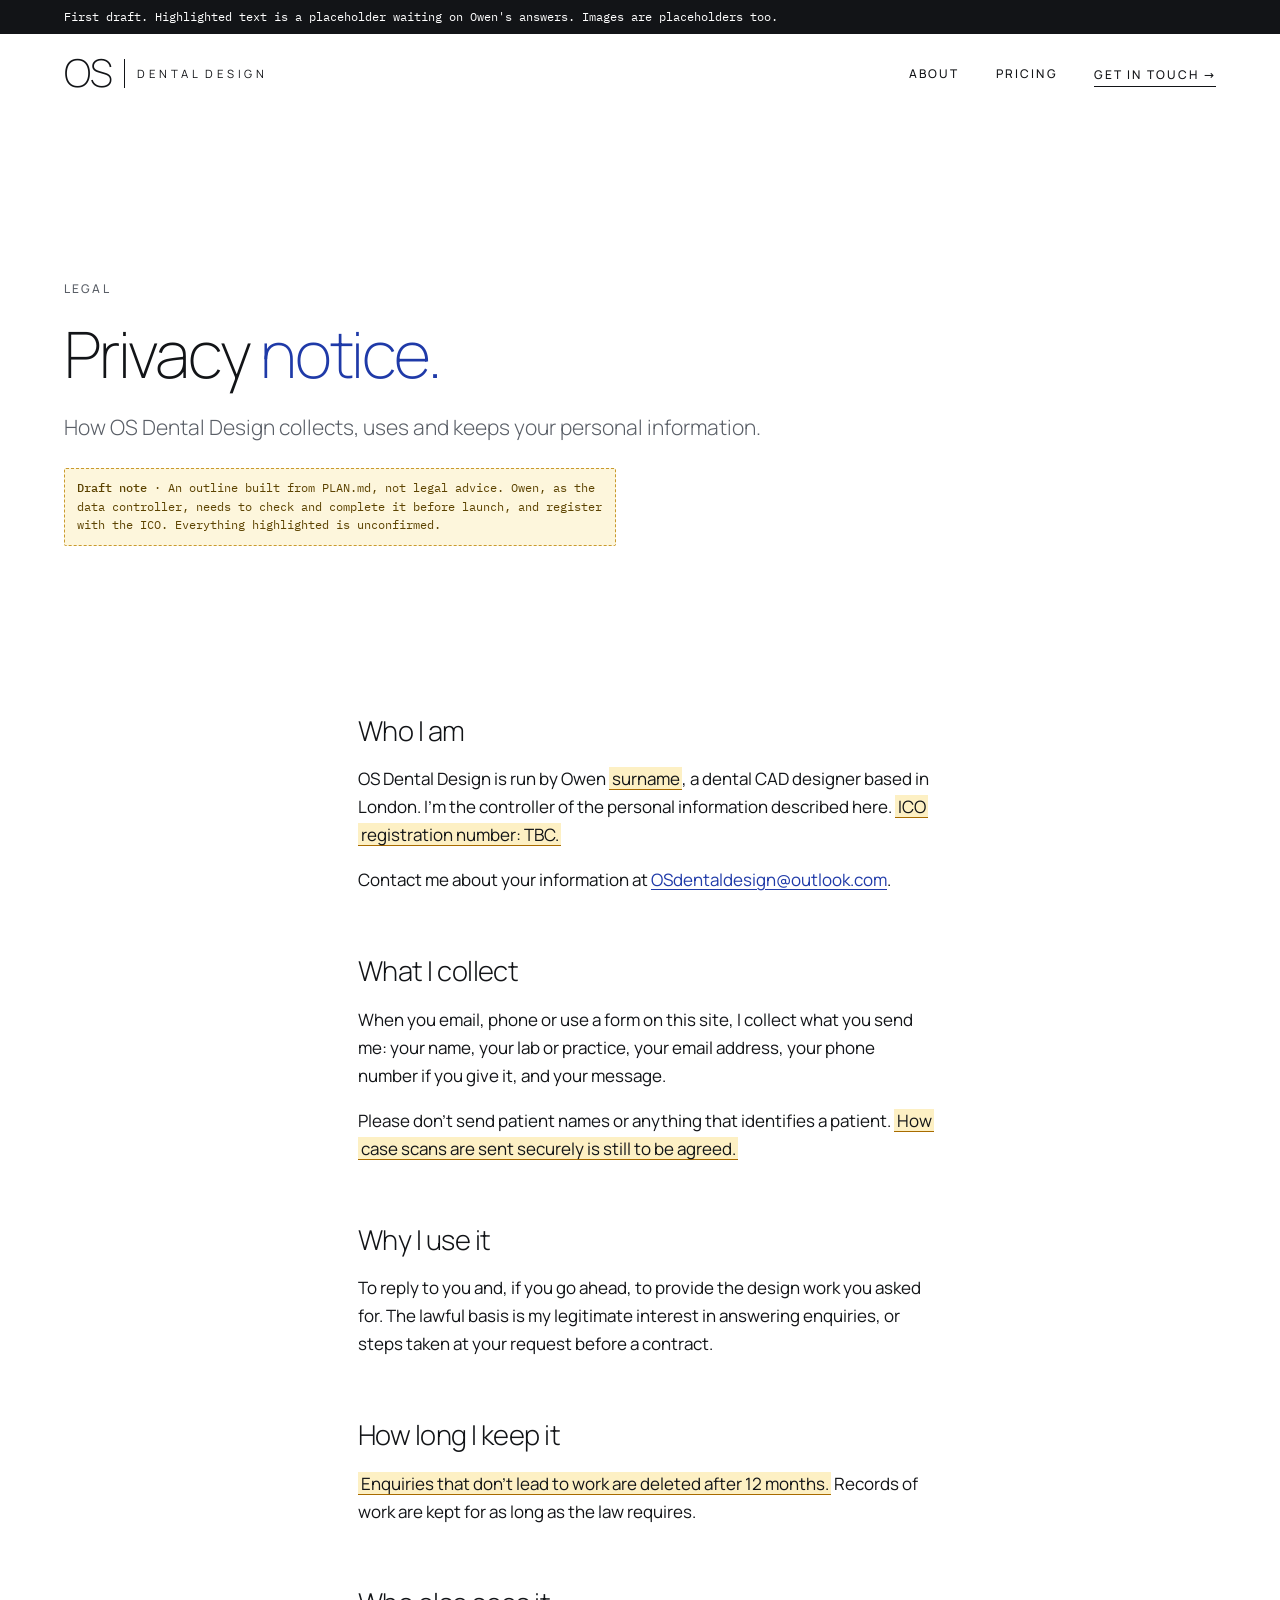
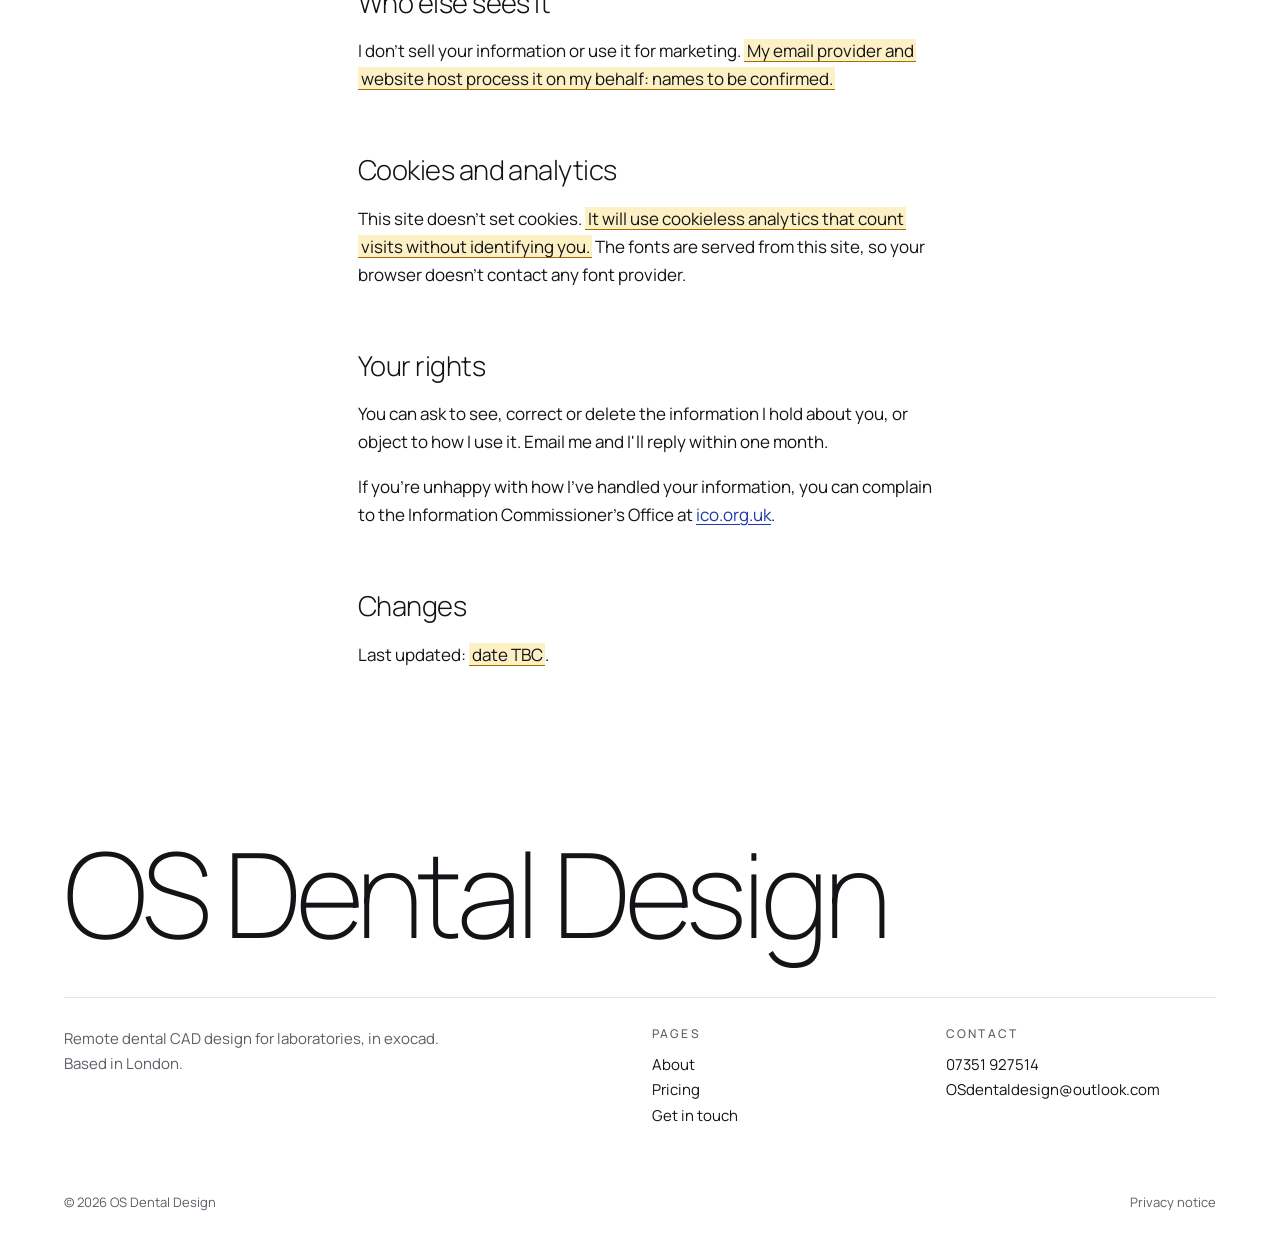
<file: site/privacy.html>
<!doctype html>
<html lang="en-GB">
<head>
  <meta charset="utf-8">
  <meta name="viewport" content="width=device-width, initial-scale=1">
  <title>Privacy notice · OS Dental Design</title>
  <meta name="description" content="How OS Dental Design collects, uses and keeps your personal information.">
  <!-- DRAFT: keeps the draft out of search engines. Remove at launch. -->
  <meta name="robots" content="noindex, nofollow">
  <link rel="icon" href="favicon.svg" type="image/svg+xml">
  <link rel="preload" href="fonts/manrope-latin-variable.woff2" as="font" type="font/woff2" crossorigin>
  <link rel="stylesheet" href="css/styles.css">
  <script>document.documentElement.className += " js";</script>
  <script src="js/site.js" defer></script>
  <!-- Analytics: none yet. Cookieless analytics goes here later (PLAN.md, Phase 4). -->
</head>
<body>
  <a class="skip-link" href="#main">Skip to content</a>

  <!-- DRAFT: remove this banner at launch -->
  <div class="draft-banner">
    <p class="wrap">First draft. Highlighted text is a placeholder waiting on Owen's answers. Images are placeholders too.</p>
  </div>

  <header class="site-header">
    <div class="wrap site-header__inner">
      <a class="wordmark" href="index.html" aria-label="OS Dental Design, home">
        <span class="wordmark__os" aria-hidden="true">OS</span><span class="wordmark__rule" aria-hidden="true"></span><span class="wordmark__name" aria-hidden="true">Dental Design</span>
      </a>
      <button class="menu-toggle label" type="button" aria-expanded="false" aria-controls="site-nav">Menu</button>
      <nav id="site-nav" class="site-nav" aria-label="Main">
        <ul>
          <li><a class="label" href="index.html">About</a></li>
          <li><a class="label" href="pricing.html">Pricing</a></li>
          <li><a class="label nav-cta" href="contact.html">Get in touch <span class="arrow" aria-hidden="true">→</span></a></li>
        </ul>
      </nav>
    </div>
  </header>

  <main id="main">

    <section class="section page-head" aria-labelledby="page-title">
      <div class="wrap grid page-head__grid">
        <div class="page-head__text page-head__text--wide">
          <p class="label eyebrow">Legal</p>
          <h1 id="page-title" class="display-xl">Privacy <span class="em">notice.</span></h1>
          <p class="lede">How OS Dental Design collects, uses and keeps your personal information.</p>
          <p class="draft-note"><strong>Draft note</strong> · An outline built from PLAN.md, not legal advice. Owen, as the data controller, needs to check and complete it before launch, and register with the ICO. Everything highlighted is unconfirmed.</p>
        </div>
      </div>
    </section>

    <section class="section" aria-label="Privacy notice">
      <div class="wrap grid">
        <div class="prose legal">
          <h2 class="display-s">Who I am</h2>
          <p>OS Dental Design is run by Owen <span class="tbc" title="To confirm with Owen">surname</span>, a dental CAD designer based in London. I'm the controller of the personal information described here. <span class="tbc" title="To confirm with Owen">ICO registration number: TBC.</span></p>
          <p>Contact me about your information at <a href="mailto:OSdentaldesign@outlook.com">OSdentaldesign@outlook.com</a>.</p>

          <h2 class="display-s">What I collect</h2>
          <p>When you email, phone or use a form on this site, I collect what you send me: your name, your lab or practice, your email address, your phone number if you give it, and your message.</p>
          <p>Please don't send patient names or anything that identifies a patient. <span class="tbc" title="To confirm (Q9)">How case scans are sent securely is still to be agreed.</span></p>

          <h2 class="display-s">Why I use it</h2>
          <p>To reply to you and, if you go ahead, to provide the design work you asked for. The lawful basis is my legitimate interest in answering enquiries, or steps taken at your request before a contract.</p>

          <h2 class="display-s">How long I keep it</h2>
          <p><span class="tbc" title="To confirm with Owen">Enquiries that don't lead to work are deleted after 12 months.</span> Records of work are kept for as long as the law requires.</p>

          <h2 class="display-s">Who else sees it</h2>
          <p>I don't sell your information or use it for marketing. <span class="tbc" title="To confirm once chosen (PLAN.md)">My email provider and website host process it on my behalf: names to be confirmed.</span></p>

          <h2 class="display-s">Cookies and analytics</h2>
          <p>This site doesn't set cookies. <span class="tbc" title="To confirm once hosting is chosen (PLAN.md, Phase 4)">It will use cookieless analytics that count visits without identifying you.</span> The fonts are served from this site, so your browser doesn't contact any font provider.</p>

          <h2 class="display-s">Your rights</h2>
          <p>You can ask to see, correct or delete the information I hold about you, or object to how I use it. Email me and I'll reply within one month.</p>
          <p>If you're unhappy with how I've handled your information, you can complain to the Information Commissioner's Office at <a href="https://ico.org.uk/make-a-complaint/">ico.org.uk</a>.</p>

          <h2 class="display-s">Changes</h2>
          <p>Last updated: <span class="tbc" title="Set at launch">date TBC</span>.</p>
        </div>
      </div>
    </section>

  </main>

  <footer class="site-footer">
    <div class="wrap">
      <p class="site-footer__mast" aria-hidden="true">OS Dental Design</p>
      <div class="site-footer__cols grid">
        <p class="site-footer__about">Remote dental CAD design for laboratories, in exocad. Based in London.</p>
        <nav class="site-footer__col" aria-label="Footer">
          <span class="label">Pages</span>
          <ul>
            <li><a href="index.html">About</a></li>
            <li><a href="pricing.html">Pricing</a></li>
            <li><a href="contact.html">Get in touch</a></li>
          </ul>
        </nav>
        <div class="site-footer__col">
          <span class="label">Contact</span>
          <ul class="contact-list">
            <li><a href="tel:+447351927514">07351 927514</a></li>
            <li><a href="mailto:OSdentaldesign@outlook.com">OSdentaldesign@outlook.com</a></li>
          </ul>
        </div>
      </div>
      <div class="site-footer__legal">
        <span>© 2026 OS Dental Design</span>
        <a href="privacy.html" aria-current="page">Privacy notice</a>
      </div>
    </div>
  </footer>
</body>
</html>
</file>
<file: site/css/styles.css>
/* ==========================================================================
   OS Dental Design · site styles · FIRST DRAFT

   The tokens in :root follow "Sam's choices" in the OS Dental Brand Choices
   artifact (10 Nov 2026): bright white, cobalt, Manrope, IBM Plex Mono,
   soft shadows, crisp corners, white relief, airy spacing.
   The design system is not final. When it is, change the values in :root
   and most of the site follows.

   Contents
     1. Fonts            6. Hero and page heads   11. Price table
     2. Tokens           7. Sections              12. Forms
     3. Base             8. White relief          13. Footer
     4. Type             9. Image slots           14. Draft markers
     5. Header and nav  10. Lists and specs
   ========================================================================== */


/* 1. Fonts: self-hosted, so the site makes no requests to Google
   (SIL Open Font License; licences are in /fonts) ------------------------ */

@font-face {
  font-family: "Manrope";
  src: url("../fonts/manrope-latin-variable.woff2") format("woff2");
  font-weight: 200 800;
  font-style: normal;
  font-display: swap;
  unicode-range: U+0000-00FF, U+0131, U+0152-0153, U+02BB-02BC, U+02C6, U+02DA, U+02DC, U+0304, U+0308, U+0329, U+2000-206F, U+20AC, U+2122, U+2191, U+2193, U+2212, U+2215, U+FEFF, U+FFFD;
}
@font-face {
  font-family: "IBM Plex Mono";
  src: url("../fonts/ibm-plex-mono-latin-400.woff2") format("woff2");
  font-weight: 400;
  font-style: normal;
  font-display: swap;
  unicode-range: U+0000-00FF, U+0131, U+0152-0153, U+02BB-02BC, U+02C6, U+02DA, U+02DC, U+0304, U+0308, U+0329, U+2000-206F, U+20AC, U+2122, U+2191, U+2193, U+2212, U+2215, U+FEFF, U+FFFD;
}
@font-face {
  font-family: "IBM Plex Mono";
  src: url("../fonts/ibm-plex-mono-latin-500.woff2") format("woff2");
  font-weight: 500;
  font-style: normal;
  font-display: swap;
  unicode-range: U+0000-00FF, U+0131, U+0152-0153, U+02BB-02BC, U+02C6, U+02DA, U+02DC, U+0304, U+0308, U+0329, U+2000-206F, U+20AC, U+2122, U+2191, U+2193, U+2212, U+2215, U+FEFF, U+FFFD;
}


/* 2. Tokens -------------------------------------------------------------- */

:root {
  /* Colour: bright white ground, cobalt accent, steel secondary */
  --paper: #ffffff;          /* the page */
  --paper-alt: #f1f3f8;      /* tinted band: behind the white relief and the raised panel */
  --ink: #121417;            /* text */
  --ink-soft: #5a5f67;       /* ledes, captions, labels */
  --rule: #e3e5e8;           /* hairlines */
  --rule-strong: #868c94;    /* form field underlines */
  --accent: #1f3aa8;         /* Cobalt: buttons, emphasis, current page, focus */
  --on-accent: #ffffff;
  --accent-soft: #c3cbec;
  --secondary: #bcc5d1;      /* Steel: the accent's quiet partner */
  --placeholder: #e7eaf0;    /* empty image slots */

  /* Type: Manrope for headlines and text, IBM Plex Mono for technical figures */
  --font-head: "Manrope", system-ui, -apple-system, "Segoe UI", Roboto, sans-serif;
  --font-body: "Manrope", system-ui, -apple-system, "Segoe UI", Roboto, sans-serif;
  --font-mono: "IBM Plex Mono", ui-monospace, Menlo, Consolas, monospace;
  --head-weight: 200;
  --head-tracking: -0.035em;

  /* Depth and shape: soft shadows, crisp 2px corners */
  --shadow-1: 0 1px 2px rgba(18, 20, 23, .05), 0 6px 14px -4px rgba(18, 20, 23, .10);
  --shadow-2: 0 1px 3px rgba(18, 20, 23, .04), 0 20px 48px -16px rgba(18, 20, 23, .18);
  --radius: 2px;

  /* Space: airy, 168px between sections on a wide screen */
  --space-section: clamp(88px, 6rem + 6vw, 168px);
  --page-margin: clamp(20px, 5vw, 64px);
  --gutter: 24px;
  --content-max: 1312px;

  /* Motion */
  --ease: cubic-bezier(.2, .7, .2, 1);
  --quick: 200ms;
}


/* 3. Base ---------------------------------------------------------------- */

*, *::before, *::after { box-sizing: border-box; }

html {
  color-scheme: light;
  -webkit-text-size-adjust: 100%;
  text-size-adjust: 100%;
  scroll-padding-top: 24px;
}
@media (prefers-reduced-motion: no-preference) {
  html { scroll-behavior: smooth; }
}

body {
  margin: 0;
  background: var(--paper);
  color: var(--ink);
  font-family: var(--font-body);
  font-size: 1.0625rem;      /* 17px */
  line-height: 1.65;
  font-weight: 400;
  -webkit-font-smoothing: antialiased;
  -moz-osx-font-smoothing: grayscale;
}

img { display: block; max-width: 100%; height: auto; }
a { color: inherit; text-underline-offset: 3px; }
p, h1, h2, h3, figure, blockquote, dl, dd { margin: 0; }
ol, ul { margin: 0; padding: 0; list-style: none; }
button, input, select, textarea { font: inherit; color: inherit; }

:focus-visible { outline: 2px solid var(--accent); outline-offset: 4px; }
::selection { background: var(--accent-soft); color: var(--ink); }

.visually-hidden {
  position: absolute !important;
  width: 1px; height: 1px;
  margin: -1px; padding: 0;
  overflow: hidden;
  clip: rect(0 0 0 0);
  white-space: nowrap;
  border: 0;
}

.skip-link {
  position: absolute;
  left: 16px; top: -100px;
  z-index: 100;
  padding: 10px 16px;
  background: var(--ink);
  color: var(--paper);
  border-radius: var(--radius);
  text-decoration: none;
}
.skip-link:focus { top: 16px; }

.wrap {
  width: 100%;
  max-width: calc(var(--content-max) + 2 * var(--page-margin));
  margin-inline: auto;
  padding-inline: var(--page-margin);
}

.grid {
  display: grid;
  grid-template-columns: repeat(12, minmax(0, 1fr));
  column-gap: var(--gutter);
}


/* 4. Type ---------------------------------------------------------------- */

.display-xl,
.display-l,
.display-m,
.display-s {
  font-family: var(--font-head);
  font-weight: var(--head-weight);
  letter-spacing: var(--head-tracking);
  text-wrap: balance;
}
.display-xl { font-size: clamp(2.5rem, 1.55rem + 3.4vw, 4rem);      line-height: 1.04; }
.display-l  { font-size: clamp(2.125rem, 1.5rem + 2.6vw, 3.375rem); line-height: 1.08; }
.display-m  { font-size: clamp(1.75rem, 1.3rem + 1.9vw, 2.75rem);   line-height: 1.12; }
.display-s  {
  font-size: clamp(1.3125rem, 1.15rem + .7vw, 1.75rem);
  line-height: 1.25;
  font-weight: 300;
  letter-spacing: -0.02em;
}

/* Headline emphasis: the last phrase, upright, in the accent */
.em { color: var(--accent); }

.lede {
  max-width: 34em;
  color: var(--ink-soft);
  font-size: clamp(1.125rem, 1.02rem + .4vw, 1.3125rem);
  line-height: 1.55;
  font-weight: 300;
}

/* Labels, eyebrows, nav and buttons: small capitals */
.label {
  font-family: var(--font-body);
  font-size: .75rem;
  line-height: 1.35;
  letter-spacing: .18em;
  text-transform: uppercase;
  font-weight: 500;
}

/* Technical figures: turnaround, file types, tooth numbers, captions */
.mono {
  font-family: var(--font-mono);
  font-size: .8125rem;
  line-height: 1.55;
  letter-spacing: .01em;
}

.eyebrow { color: var(--ink-soft); }
.prose { max-width: 34em; }
.prose > * + * { margin-top: 1em; }
.prose a { color: var(--accent); }


/* Buttons and links ------------------------------------------------------ */

.btn {
  display: inline-flex;
  align-items: center;
  gap: 14px;
  min-height: 52px;
  padding: 0 28px;
  border: 1px solid var(--accent);
  border-radius: var(--radius);
  background: var(--accent);
  color: var(--on-accent);
  box-shadow: var(--shadow-1);
  text-decoration: none;
  cursor: pointer;
  transition: background-color var(--quick) var(--ease), border-color var(--quick) var(--ease);
  /* label type */
  font-family: var(--font-body);
  font-size: .75rem;
  line-height: 1.2;
  letter-spacing: .18em;
  text-transform: uppercase;
  font-weight: 500;
}
.btn:hover { background: var(--ink); border-color: var(--ink); }

.link-arrow {
  display: inline-flex;
  align-items: center;
  gap: 10px;
  padding-bottom: 3px;
  border-bottom: 1px solid currentColor;
  text-decoration: none;
  transition: color var(--quick) var(--ease);
}
.link-arrow:hover { color: var(--accent); }

.arrow { display: inline-block; transition: transform var(--quick) var(--ease); }
.btn:hover .arrow,
.link-arrow:hover .arrow { transform: translateX(4px); }

.actions {
  display: flex;
  flex-wrap: wrap;
  align-items: center;
  gap: 20px 32px;
  margin-top: 12px;
}


/* 5. Header and nav ------------------------------------------------------ */

.site-header { position: relative; z-index: 20; }

/* Home: the header sits on top of the hero photograph */
.site-header--overlay { position: absolute; left: 0; right: 0; }

.site-header__inner {
  display: flex;
  flex-wrap: wrap;
  align-items: center;
  gap: 16px 32px;
  padding-block: 24px;
}

/* Wordmark until the logo exists: OS | DENTAL DESIGN */
.wordmark {
  display: inline-flex;
  align-items: center;
  color: var(--ink);
  font-size: 12px;
  line-height: 1;
  text-decoration: none;
  white-space: nowrap;
}
.wordmark__os {
  font-family: var(--font-head);
  font-weight: 200;
  font-size: 3.2em;
  letter-spacing: -0.02em;
  line-height: .8;
}
.wordmark__rule {
  width: 1px;
  height: 2.4em;
  margin-inline: 1em;
  background: currentColor;
}
.wordmark__name {
  margin-right: -.3em;
  font-size: .95em;
  letter-spacing: .3em;
  text-transform: uppercase;
  font-weight: 400;
}

.site-nav { margin-left: auto; }
.site-nav ul { display: flex; align-items: center; gap: 36px; }
.site-nav a {
  display: inline-block;
  padding-block: 6px;
  text-decoration: none;
  transition: color var(--quick) var(--ease);
}
.site-nav a:hover { color: var(--accent); }
.site-nav a[aria-current="page"] { color: var(--accent); box-shadow: 0 1px 0 0 currentColor; }
.site-nav .nav-cta { padding-bottom: 3px; border-bottom: 1px solid currentColor; }

.menu-toggle { display: none; }

@media (max-width: 859px) {
  .js .menu-toggle {
    display: inline-flex;
    align-items: center;
    min-height: 44px;
    margin-left: auto;
    padding: 0 16px;
    border: 1px solid var(--ink);
    border-radius: var(--radius);
    background: transparent;
    cursor: pointer;
  }
  .js .site-nav {
    display: none;
    position: absolute;
    top: 100%; left: 0; right: 0;
    padding: 4px var(--page-margin) 24px;
    background: var(--paper);
    box-shadow: var(--shadow-2);
  }
  .js.nav-open .site-nav { display: block; }
  .js .site-nav ul { flex-direction: column; align-items: stretch; gap: 0; }
  .js .site-nav a,
  .js .site-nav .nav-cta {
    display: block;
    padding: 18px 0;
    border-bottom: 1px solid var(--rule);
    box-shadow: none;
  }
  /* Without JavaScript the links simply wrap under the wordmark */
  html:not(.js) .site-nav { margin-left: 0; width: 100%; }
  html:not(.js) .site-nav ul { flex-wrap: wrap; gap: 8px 24px; }
}


/* 6. Hero (Home) and page heads (other pages) ---------------------------- */

/* Home hero: the headline beside a white relief, with an example case
   card floating on it. The planes sit straight on the tinted band. */
.hero { position: relative; overflow: hidden; background: var(--paper-alt); }
.hero__grid { align-items: center; row-gap: 64px; padding-block: 148px 120px; }
.hero__text { grid-column: 1 / span 6; display: grid; gap: 24px; }
.hero__visual { grid-column: 8 / span 5; position: relative; margin: 0 0 40px; }
.hero__visual .relief { background: transparent; overflow: visible; }
@media (max-width: 959px) {
  .hero__grid { padding-block: 120px 72px; }
  .hero__text,
  .hero__visual { grid-column: 1 / -1; }
  .hero__visual { width: min(100%, 560px); }
}

/* Example case card: shows a case going in and coming back */
.case-card {
  position: absolute;
  left: -10%;
  bottom: -40px;
  z-index: 2;
  width: min(380px, 84%);
  padding: 20px 22px 18px;
  background: var(--paper);
  border-radius: var(--radius);
  box-shadow: var(--shadow-2);
}
.case-card__head {
  display: flex;
  justify-content: space-between;
  align-items: baseline;
  gap: 12px;
  padding-bottom: 12px;
  border-bottom: 1px solid var(--rule);
}
.case-card__head .label { color: var(--ink-soft); }
.case-card__list li {
  display: grid;
  grid-template-columns: 14px minmax(0, 1fr) auto;
  gap: 12px;
  align-items: baseline;
  padding-block: 9px;
  border-bottom: 1px solid var(--rule);
  font-size: .9375rem;
  line-height: 1.4;
}
.case-card__list .mono { color: var(--ink-soft); white-space: nowrap; }
.case-card__dot {
  width: 8px; height: 8px;
  border-radius: 50%;
  background: var(--accent);
  transform: translateY(-1px);
}
.case-card__foot {
  display: flex;
  justify-content: space-between;
  gap: 12px;
  padding-top: 12px;
  color: var(--accent);
}
/* Narrower screens: the card drops below the planes, overlapping their edge */
@media (max-width: 959px) {
  .hero__visual { margin-bottom: 0; }
  .case-card { position: relative; left: auto; bottom: auto; width: min(380px, 92%); margin-top: -64px; }
}


.page-head { padding-top: clamp(40px, 5vw, 80px); }
.page-head__grid { align-items: center; row-gap: 56px; }
.page-head__text { grid-column: 1 / span 6; display: grid; gap: 24px; align-content: start; }
.page-head__figure { grid-column: 8 / span 5; }
.page-head__text--wide { grid-column: 1 / span 8; }
.page-head__figure--portrait { grid-column: 9 / span 4; }

@media (max-width: 959px) {
  .page-head__text,
  .page-head__text--wide,
  .page-head__figure { grid-column: 1 / -1; }
  .page-head__figure--portrait { max-width: 22rem; }
}


/* 7. Sections ------------------------------------------------------------ */

.section { padding-block: var(--space-section); }
.section--alt { background: var(--paper-alt); }

/* Two plain sections in a row share one gap; the hairline above the next
   section heading does the separating. */
.section:not(.section--alt) + .section:not(.section--alt) { padding-top: 0; }
/* The footer brings its own space, so the last plain section doesn't add more */
main > .section:not(.section--alt):last-child { padding-bottom: 0; }

/* Section heading: hairline, number and label in the margin, headline */
.section-head {
  align-items: baseline;
  row-gap: 16px;
  margin-bottom: clamp(40px, 5vw, 64px);
  padding-top: 22px;
  border-top: 1px solid var(--rule);
}
.section-head__meta {
  grid-column: 1 / span 3;
  display: flex;
  gap: 14px;
  align-items: baseline;
  color: var(--ink-soft);
}
.section-head > h2 { grid-column: 4 / span 9; }
@media (max-width: 859px) {
  .section-head__meta,
  .section-head > h2 { grid-column: 1 / -1; }
}

/* Text beside a figure */
.split { align-items: start; row-gap: 56px; }
.split__text { grid-column: 1 / span 5; display: grid; gap: 40px; }
.split__figure { grid-column: 7 / span 6; }
@media (max-width: 959px) {
  .split__text,
  .split__figure { grid-column: 1 / -1; }
}

/* The bold moment: a raised white panel on the tinted band */
.panel {
  grid-column: 3 / span 8;
  display: grid;
  gap: 20px;
  padding: clamp(32px, 5vw, 64px) clamp(24px, 5vw, 72px) clamp(36px, 5vw, 64px);
  background: var(--paper);
  border-radius: var(--radius);
  box-shadow: var(--shadow-2);
}
.panel .eyebrow { margin-bottom: 4px; }
@media (max-width: 959px) {
  .panel { grid-column: 1 / -1; }
}

/* A whole photograph or render, uncropped */
.photo { width: 100%; height: auto; border-radius: var(--radius); box-shadow: var(--shadow-1); }

/* Figure captions */
.figcaption {
  display: flex;
  gap: 14px;
  margin-top: 14px;
  color: var(--ink-soft);
}
.figcaption > span:first-child { color: var(--ink); white-space: nowrap; }


/* 8. White relief: white planes lifted off the tinted band ---------------
   Rules from the brand choices: three to five planes, overlapping; at most
   one in the accent and it is the smallest; every plane lifts the same way;
   a photograph or screenshot may sit on one plane; no text on the planes.
   Position each plane with --left, --top, --width and --height (in %). */

.relief {
  position: relative;
  overflow: hidden;
  aspect-ratio: var(--ratio, 6 / 5);
  background: var(--paper-alt);
  border-radius: var(--radius);
}
.plane {
  position: absolute;
  left: var(--left);
  top: var(--top);
  width: var(--width);
  height: var(--height);
  background: var(--paper);
  border-radius: var(--radius);
  box-shadow: var(--shadow-2);
}
.plane--accent { background: var(--accent); }
.plane--image { overflow: hidden; }
.plane--image img { width: 100%; height: 100%; object-fit: cover; }


/* 9. Image slots: where a photograph is still to be sourced -------------- */

.slot {
  position: relative;
  display: flex;
  flex-direction: column;
  justify-content: flex-end;
  gap: 8px;
  aspect-ratio: var(--ratio, 4 / 3);
  padding: 20px;
  background:
    repeating-linear-gradient(135deg, transparent 0 14px, rgba(18, 20, 23, .035) 14px 15px),
    var(--placeholder);
  border-radius: var(--radius);
  overflow: hidden;
}
.slot__tag { color: var(--ink-soft); }
.slot__desc { max-width: 30em; font-size: .9375rem; line-height: 1.5; }


/* 10. Lists and specs ---------------------------------------------------- */

/* Spec list: the data a lab checks */
.spec { border-top: 1px solid var(--rule); }
.spec > div {
  display: grid;
  grid-template-columns: minmax(0, 2fr) minmax(0, 3fr);
  gap: 16px;
  align-items: baseline;
  padding-block: 12px;
  border-bottom: 1px solid var(--rule);
}
.spec dt { color: var(--ink-soft); }
.spec dd { font-family: var(--font-mono); font-size: .875rem; line-height: 1.55; overflow-wrap: anywhere; }

/* What I design: a numbered list with hairlines */
.services-list { border-top: 1px solid var(--rule); }
.services-list li {
  display: grid;
  grid-template-columns: 3rem minmax(0, 1fr);
  align-items: baseline;
  padding-block: 14px;
  border-bottom: 1px solid var(--rule);
  font-size: 1.125rem;
  line-height: 1.45;
}
.services-list .mono { color: var(--ink-soft); }

/* How it works: three steps */
.steps {
  display: grid;
  grid-template-columns: repeat(3, minmax(0, 1fr));
  gap: 56px var(--gutter);
}
.step { display: grid; gap: 14px; align-content: start; }
.step__icon {
  display: grid;
  place-items: center;
  width: 64px;
  height: 64px;
  margin-bottom: 12px;
  border-radius: var(--radius);
  background: var(--paper-alt);
  color: var(--accent);
}
.step__icon svg {
  width: 30px;
  height: 30px;
  fill: none;
  stroke: currentColor;
  stroke-width: 1.5;
  stroke-linecap: round;
  stroke-linejoin: round;
}
.step__num { color: var(--accent); }
.step__text { max-width: 26em; color: var(--ink-soft); }
.step__text a { color: var(--accent); }
@media (max-width: 859px) {
  .steps { grid-template-columns: minmax(0, 1fr); }
}

/* Legal text (privacy notice) */
.legal { grid-column: 4 / span 7; }
.legal h2 { margin-top: 2.2em; }
.legal h2:first-child { margin-top: 0; }
@media (max-width: 959px) {
  .legal { grid-column: 1 / -1; }
}

/* Contact details */
.contact-list a { text-decoration: none; }
.contact-list a:hover { color: var(--accent); }


/* 11. Price table -------------------------------------------------------- */

.price-block { margin-top: clamp(56px, 6vw, 96px); }
.price-block .actions { margin-top: 40px; }
.price-table { width: 100%; border-collapse: collapse; }
.price-table caption { text-align: left; }
.price-table th {
  padding: 0 16px 14px 0;
  border-bottom: 1px solid var(--ink);
  color: var(--ink-soft);
  text-align: left;
  font-size: .75rem;
  line-height: 1.35;
  letter-spacing: .18em;
  text-transform: uppercase;
  font-weight: 500;
}
.price-table td {
  padding: 18px 16px 18px 0;
  border-bottom: 1px solid var(--rule);
  vertical-align: baseline;
}
.price-table td:not(:first-child) { font-family: var(--font-mono); font-size: .875rem; }
.price-table .is-trial td:first-child { color: var(--accent); }
.price-notes { margin-top: 24px; color: var(--ink-soft); font-size: .9375rem; }

@media (max-width: 639px) {
  .price-table thead {
    position: absolute; width: 1px; height: 1px; overflow: hidden; clip: rect(0 0 0 0);
  }
  .price-table tr {
    display: grid;
    grid-template-columns: repeat(3, minmax(0, 1fr));
    gap: 8px 16px;
    padding-block: 18px;
    border-bottom: 1px solid var(--rule);
  }
  .price-table td { padding: 0; border: 0; }
  .price-table td:first-child { grid-column: 1 / -1; }
  .price-table td[data-label]::before {
    content: attr(data-label);
    display: block;
    margin-bottom: 2px;
    color: var(--ink-soft);
    font-family: var(--font-body);
    font-size: .6875rem;
    letter-spacing: .16em;
    text-transform: uppercase;
    font-weight: 500;
  }
}


/* 12. Forms -------------------------------------------------------------- */

.form-area { grid-column: 4 / span 8; display: grid; gap: 32px; }
@media (max-width: 959px) {
  .form-area { grid-column: 1 / -1; }
}

.form { display: grid; gap: 40px; }
.form__grid {
  display: grid;
  grid-template-columns: repeat(2, minmax(0, 1fr));
  gap: 36px 28px;
}
@media (max-width: 639px) {
  .form__grid { grid-template-columns: minmax(0, 1fr); }
}

.field { display: grid; gap: 8px; align-content: start; }
.field--full { grid-column: 1 / -1; }
.field > label,
.fieldset > legend { color: var(--ink-soft); }
.optional { text-transform: none; letter-spacing: 0; font-weight: 400; }

.input {
  width: 100%;
  min-height: 48px;
  padding: 8px 0 10px;
  border: 0;
  border-bottom: 1px solid var(--rule-strong);
  border-radius: 0;
  background: transparent;
  color: var(--ink);
  font-size: 1.125rem;
  font-weight: 300;
  transition: border-color var(--quick) var(--ease), box-shadow var(--quick) var(--ease);
}
.input::placeholder { color: #8a9098; opacity: 1; }
.input:focus { outline: none; border-bottom-color: var(--accent); box-shadow: 0 1px 0 0 var(--accent); }
.input:focus-visible { outline: none; }
textarea.input { min-height: 132px; resize: vertical; line-height: 1.55; }
select.input {
  appearance: none;
  -webkit-appearance: none;
  padding-right: 32px;
  background-image: url("data:image/svg+xml,%3Csvg xmlns='http://www.w3.org/2000/svg' width='14' height='8' viewBox='0 0 14 8'%3E%3Cpath d='M1 1l6 6 6-6' fill='none' stroke='%23121417' stroke-width='1.2'/%3E%3C/svg%3E");
  background-repeat: no-repeat;
  background-position: right 4px center;
  cursor: pointer;
}
input[type="file"].input { padding-block: 12px; font-size: .9375rem; font-weight: 400; cursor: pointer; }
input[type="file"].input::file-selector-button {
  margin-right: 16px;
  padding: 10px 16px;
  border: 1px solid var(--ink);
  border-radius: var(--radius);
  background: var(--paper);
  color: var(--ink);
  font-size: .6875rem;
  letter-spacing: .16em;
  text-transform: uppercase;
  font-weight: 500;
  cursor: pointer;
}

.hint { color: var(--ink-soft); font-size: .875rem; line-height: 1.5; }

.fieldset { display: grid; gap: 12px; margin: 0; padding: 0; border: 0; min-width: 0; }
.fieldset > legend { padding: 0; margin-bottom: 8px; }

.check { display: flex; gap: 12px; align-items: flex-start; font-size: 1rem; line-height: 1.5; cursor: pointer; }
.check input { flex: none; width: 20px; height: 20px; margin: 2px 0 0; accent-color: var(--accent); cursor: pointer; }

.form__foot { display: flex; flex-wrap: wrap; align-items: center; gap: 20px 32px; }
.form__privacy { color: var(--ink-soft); font-size: .875rem; }
.form__privacy a { color: var(--accent); }

.form__status {
  padding: 18px 20px;
  background: var(--paper-alt);
  border: 1px solid var(--rule);
  border-radius: var(--radius);
}
.form__status a { color: var(--accent); }


/* 13. Footer ------------------------------------------------------------- */

.site-footer { padding-block: var(--space-section) 36px; }
.section--alt + .site-footer { padding-top: clamp(64px, 4rem + 3vw, 120px); }

.site-footer__mast {
  font-family: var(--font-head);
  font-weight: 200;
  font-size: clamp(2.5rem, 9.2vw, 8.25rem);
  line-height: .95;
  letter-spacing: -0.045em;
}
.site-footer__cols {
  row-gap: 32px;
  margin-top: 48px;
  padding-top: 28px;
  border-top: 1px solid var(--rule);
  font-size: .9375rem;
  line-height: 1.7;
}
.site-footer__about { grid-column: 1 / span 6; max-width: 26em; color: var(--ink-soft); }
.site-footer__col { grid-column: span 3; }
.site-footer__col .label { display: block; margin-bottom: 10px; color: var(--ink-soft); }
.site-footer a { text-decoration: none; }
.site-footer a:hover { color: var(--accent); }
.site-footer__legal {
  display: flex;
  flex-wrap: wrap;
  justify-content: space-between;
  gap: 12px 24px;
  margin-top: 64px;
  color: var(--ink-soft);
  font-size: .8125rem;
}
@media (max-width: 859px) {
  .site-footer__about { grid-column: 1 / -1; }
  .site-footer__col { grid-column: span 6; }
}
@media (max-width: 479px) {
  .site-footer__col { grid-column: 1 / -1; }
}
.site-footer--slim { padding-top: var(--space-section); }
.site-footer--slim .site-footer__legal { margin-top: 0; padding-top: 28px; border-top: 1px solid var(--rule); }


/* 14. Draft markers: delete this block, and every element that uses these
   classes, before launch. Search the HTML for "draft-" and "tbc". -------- */

/* The strip across the top of every page */
.draft-banner { background: var(--ink); color: var(--paper); }
.draft-banner p { padding-block: 8px; font-family: var(--font-mono); font-size: .75rem; line-height: 1.5; }

/* Placeholder copy: the [bracketed] text in the copy doc, waiting on Owen.
   The title attribute says which question settles it. */
.tbc {
  padding-inline: .15em;
  background: #fdf0c4;
  box-shadow: inset 0 -1px 0 #a86b00;
  -webkit-box-decoration-break: clone;
  box-decoration-break: clone;
}

/* A note for the people reviewing the draft, not for visitors */
.draft-note {
  max-width: 46em;
  padding: 10px 12px;
  border: 1px dashed #c99a2e;
  border-radius: var(--radius);
  background: #fdf6dc;
  color: #5c4300;
  font-family: var(--font-mono);
  font-size: .75rem;
  line-height: 1.55;
}
.draft-note strong { font-weight: 500; }

/* A small chip on a placeholder image */
.draft-tag {
  position: absolute;
  left: 12px; bottom: 12px;
  z-index: 2;
  max-width: calc(100% - 24px);
  padding: 4px 8px;
  border: 1px dashed #c99a2e;
  border-radius: var(--radius);
  background: #fdf6dc;
  color: #5c4300;
  font-family: var(--font-mono);
  font-size: .6875rem;
  line-height: 1.4;
}
.draft-tag--top { top: 12px; bottom: auto; }
</file>
